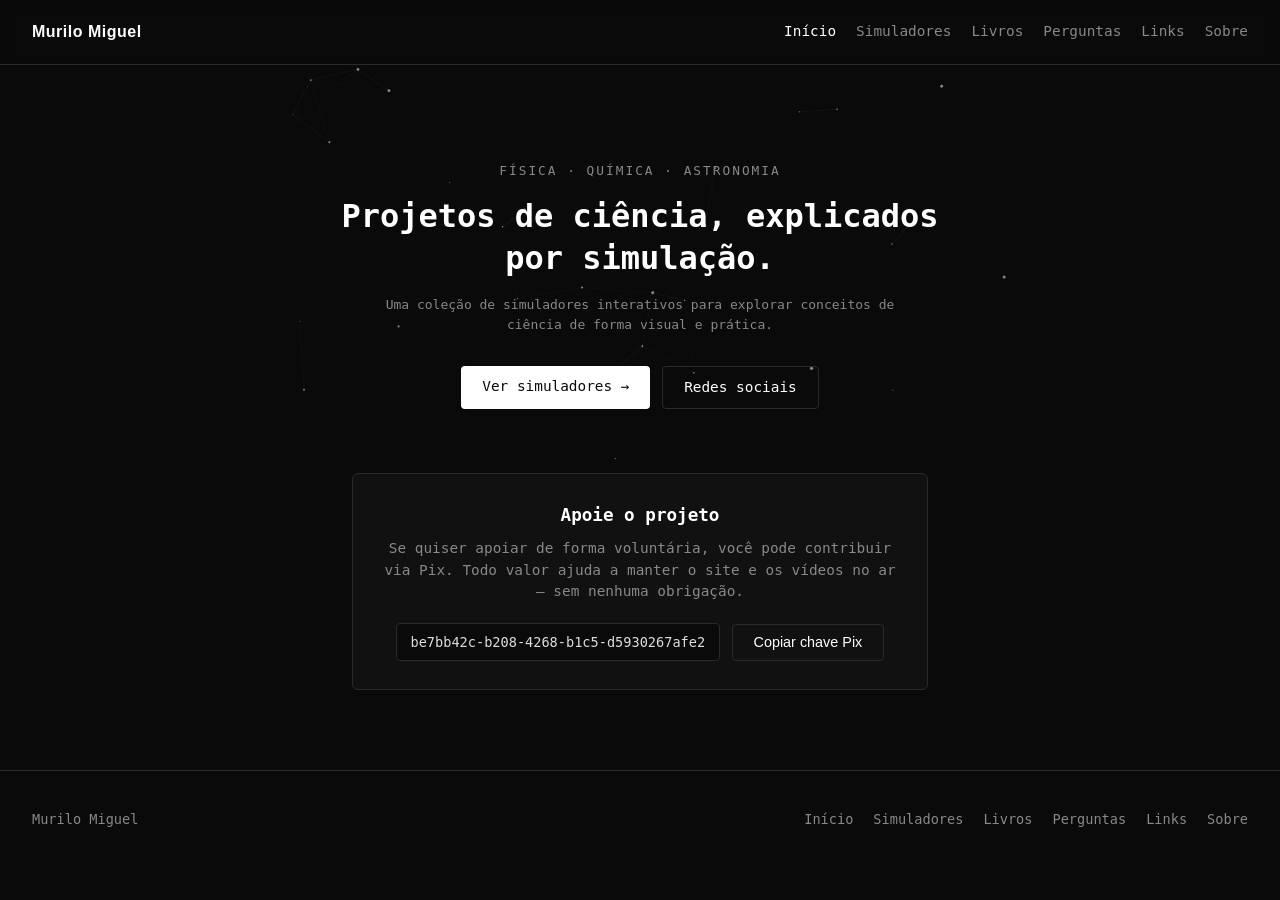
<file: index.html>
<!DOCTYPE html>
<html lang="pt-BR">
<head>
    <meta charset="UTF-8">
    <meta name="viewport" content="width=device-width, initial-scale=1.0">
    <title>Murilo Miguel</title>
    <meta name="description" content="Simuladores e projetos de ciência educativos — física, química e astronomia.">
    <link rel="stylesheet" href="style.css">
    <!-- Google tag (gtag.js) -->
<script async src="https://www.googletagmanager.com/gtag/js?id=G-HH5337WDNF"></script>
<script>
  window.dataLayer = window.dataLayer || [];
  function gtag(){dataLayer.push(arguments);}
  gtag('js', new Date());

  gtag('config', 'G-HH5337WDNF');
</script>
    <script src="nav.js" defer></script>
</head>

<body>
    <header class="site-header">
        <a class="brand" href="index.html">Murilo Miguel</a>
        <button class="nav-toggle" type="button" aria-label="Abrir menu" aria-expanded="false" aria-controls="main-nav">
            <span></span><span></span><span></span>
        </button>
        <nav class="main-nav" id="main-nav">
            <a href="index.html" aria-current="page">Início</a>
            <a href="simuladores.html">Simuladores</a>
            <a href="livros.html">Livros</a>
            <a href="perguntas.html">Perguntas</a>
            <a href="links.html">Links</a>
            <a href="sobre.html">Sobre</a>
        </nav>
    </header>

    <main>
        <section class="hero">
            <canvas id="hero-canvas" aria-hidden="true"></canvas>
            <p class="eyebrow">Física · Química · Astronomia</p>
            <h1>Projetos de ciência, explicados por simulação.</h1>
            <p class="hero-sub">Uma coleção de simuladores interativos para explorar conceitos de ciência de forma visual e prática.</p>
            <div class="hero-actions">
                <a class="cta" href="simuladores.html">Ver simuladores →</a>
                <a class="cta cta-secondary" href="links.html">Redes sociais</a>
            </div>
        </section>

        <section class="support">
            <div class="support-box">
                <h2>Apoie o projeto</h2>
                <p>Se quiser apoiar de forma voluntária, você pode contribuir via Pix. Todo valor ajuda a manter o site e os vídeos no ar — sem nenhuma obrigação.</p>
                <div class="pix-copy">
                    <code class="pix-key-display">be7bb42c-b208-4268-b1c5-d5930267afe2</code>
                    <button class="cta cta-secondary pix-copy-btn" type="button" data-pix-key="be7bb42c-b208-4268-b1c5-d5930267afe2">Copiar chave Pix</button>
                </div>
            </div>
        </section>
    </main>

    <script>
        (function () {
            const canvas = document.getElementById("hero-canvas");
            const ctx = canvas.getContext("2d");
            const hero = canvas.parentElement;
            let W, H, pts = [];
            const reduceMotion = window.matchMedia("(prefers-reduced-motion: reduce)").matches;

            function resize() {
                W = canvas.width = hero.clientWidth;
                H = canvas.height = hero.clientHeight;
            }

            function init() {
                resize();
                const count = Math.max(30, Math.round((W * H) / 12000));
                pts = Array.from({ length: count }, () => ({
                    x: Math.random() * W,
                    y: Math.random() * H,
                    r: Math.random() * 1.3 + 0.4,
                    vx: (Math.random() - 0.5) * 0.25,
                    vy: (Math.random() - 0.5) * 0.25
                }));
            }

            function draw() {
                ctx.clearRect(0, 0, W, H);

                pts.forEach((p) => {
                    p.x += p.vx;
                    p.y += p.vy;
                    if (p.x < 0) p.x = W;
                    if (p.x > W) p.x = 0;
                    if (p.y < 0) p.y = H;
                    if (p.y > H) p.y = 0;

                    ctx.beginPath();
                    ctx.arc(p.x, p.y, p.r, 0, Math.PI * 2);
                    ctx.fillStyle = "rgba(255,255,255,0.5)";
                    ctx.fill();
                });

                const linkDist = 110;
                for (let i = 0; i < pts.length; i++) {
                    for (let j = i + 1; j < pts.length; j++) {
                        const dx = pts[i].x - pts[j].x;
                        const dy = pts[i].y - pts[j].y;
                        const d = Math.sqrt(dx * dx + dy * dy);
                        if (d < linkDist) {
                            ctx.beginPath();
                            ctx.moveTo(pts[i].x, pts[i].y);
                            ctx.lineTo(pts[j].x, pts[j].y);
                            ctx.strokeStyle = `rgba(255,255,255,${0.12 * (1 - d / linkDist)})`;
                            ctx.lineWidth = 0.6;
                            ctx.stroke();
                        }
                    }
                }

                if (!reduceMotion) requestAnimationFrame(draw);
            }

            window.addEventListener("resize", resize);
            init();
            draw();
        })();
    </script>

    <footer class="site-footer">
        <p>Murilo Miguel</p>
        <nav class="footer-nav">
            <a href="index.html">Início</a>
            <a href="simuladores.html">Simuladores</a>
            <a href="livros.html">Livros</a>
            <a href="perguntas.html">Perguntas</a>
            <a href="links.html">Links</a>
            <a href="sobre.html">Sobre</a>
        </nav>
    </footer>
</body>

</html>
</file>
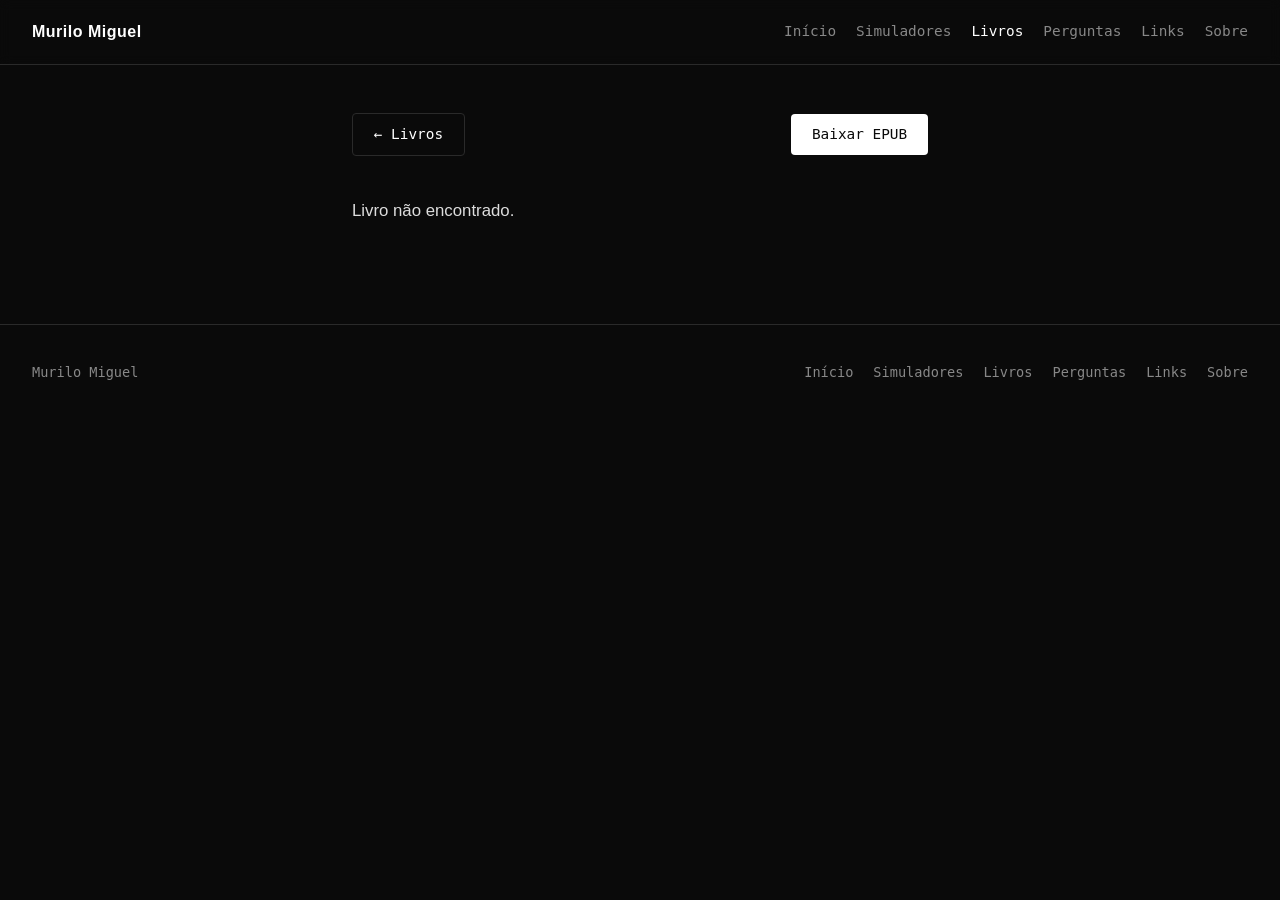
<file: leitor.html>
<!DOCTYPE html>
<html lang="pt-BR">
<head>
    <meta charset="UTF-8">
    <meta name="viewport" content="width=device-width, initial-scale=1.0">
    <title>Leitor — Murilo Miguel</title>
    <meta name="description" content="Leitor de ebooks direto no navegador.">
    <link rel="stylesheet" href="style.css">
    <!-- Google tag (gtag.js) -->
<script async src="https://www.googletagmanager.com/gtag/js?id=G-HH5337WDNF"></script>
<script>
  window.dataLayer = window.dataLayer || [];
  function gtag(){dataLayer.push(arguments);}
  gtag('js', new Date());

  gtag('config', 'G-HH5337WDNF');
</script>
    <script src="nav.js" defer></script>
</head>

<body>
    <header class="site-header">
        <a class="brand" href="index.html">Murilo Miguel</a>
        <button class="nav-toggle" type="button" aria-label="Abrir menu" aria-expanded="false" aria-controls="main-nav">
            <span></span><span></span><span></span>
        </button>
        <nav class="main-nav" id="main-nav">
            <a href="index.html">Início</a>
            <a href="simuladores.html">Simuladores</a>
            <a href="livros.html" aria-current="page">Livros</a>
            <a href="perguntas.html">Perguntas</a>
            <a href="links.html">Links</a>
            <a href="sobre.html">Sobre</a>
        </nav>
    </header>

    <main>
        <section class="reader-page">
            <div class="reader-toolbar">
                <a class="cta cta-secondary" href="livros.html">← Livros</a>
                <a class="cta" id="download-link" href="#" download>Baixar EPUB</a>
            </div>
            <article class="reader-content" id="conteudo">
                <p>Carregando…</p>
            </article>
        </section>
    </main>

    <footer class="site-footer">
        <p>Murilo Miguel</p>
        <nav class="footer-nav">
            <a href="index.html">Início</a>
            <a href="simuladores.html">Simuladores</a>
            <a href="livros.html">Livros</a>
            <a href="perguntas.html">Perguntas</a>
            <a href="links.html">Links</a>
            <a href="sobre.html">Sobre</a>
        </nav>
    </footer>

    <script>
        const livros = {
            unissono: {
                titulo: "Uníssono",
                texto: "livros/textos/unissono.html",
                epub: "livros/epubs/unissono.epub"
            },
            deixaaluzacessa: {
                titulo: "Deixa a Luz Acesa",
                texto: "livros/textos/deixaaluzacessa.html",
                epub: "livros/epubs/deixaaluzacessa.epub"
            }
        };

        const params = new URLSearchParams(window.location.search);
        const livro = livros[params.get("livro")];
        const conteudoEl = document.getElementById("conteudo");
        const downloadEl = document.getElementById("download-link");

        if (!livro) {
            conteudoEl.innerHTML = "<p>Livro não encontrado.</p>";
        } else {
            document.title = livro.titulo + " — Murilo Miguel";
            downloadEl.href = livro.epub;
            downloadEl.setAttribute("download", livro.epub.split("/").pop());

            fetch(livro.texto)
                .then((res) => res.text())
                .then((html) => { conteudoEl.innerHTML = html; })
                .catch(() => { conteudoEl.innerHTML = "<p>Não foi possível carregar o texto.</p>"; });
        }
    </script>
</body>

</html>
</file>
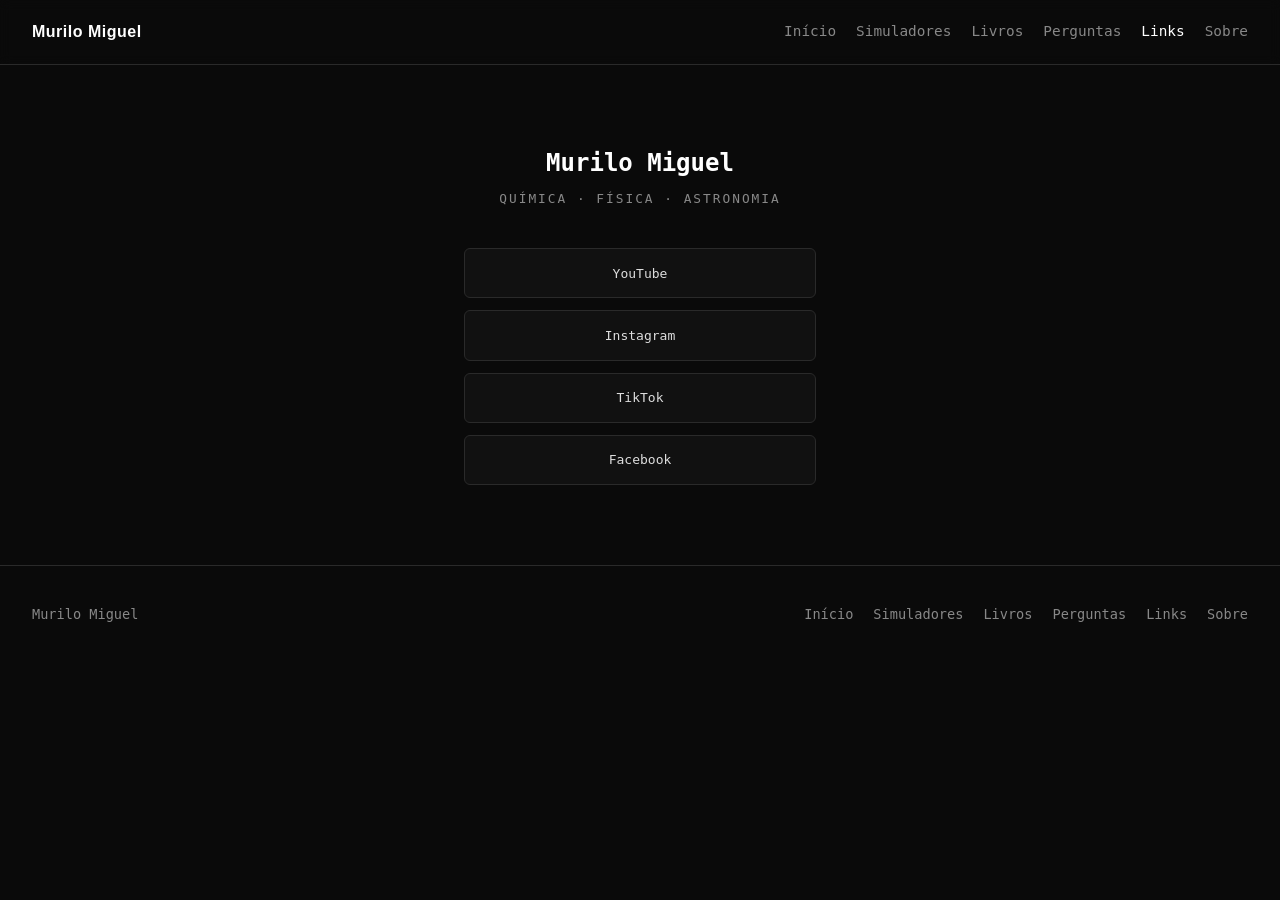
<file: links.html>
<!DOCTYPE html>
<html lang="pt-BR">
<head>
    <meta charset="UTF-8">
    <meta name="viewport" content="width=device-width, initial-scale=1.0">
    <title>Links — Murilo Miguel</title>
    <meta name="description" content="Redes sociais de Murilo Miguel.">
    <link rel="stylesheet" href="style.css">
    <!-- Google tag (gtag.js) -->
<script async src="https://www.googletagmanager.com/gtag/js?id=G-HH5337WDNF"></script>
<script>
  window.dataLayer = window.dataLayer || [];
  function gtag(){dataLayer.push(arguments);}
  gtag('js', new Date());

  gtag('config', 'G-HH5337WDNF');
</script>
    <script src="nav.js" defer></script>
</head>

<body>
    <header class="site-header">
        <a class="brand" href="index.html">Murilo Miguel</a>
        <button class="nav-toggle" type="button" aria-label="Abrir menu" aria-expanded="false" aria-controls="main-nav">
            <span></span><span></span><span></span>
        </button>
        <nav class="main-nav" id="main-nav">
            <a href="index.html">Início</a>
            <a href="simuladores.html">Simuladores</a>
            <a href="livros.html">Livros</a>
            <a href="perguntas.html">Perguntas</a>
            <a href="links.html" aria-current="page">Links</a>
            <a href="sobre.html">Sobre</a>
        </nav>
    </header>

    <main>
        <section class="links-page">
            <h1>Murilo Miguel</h1>
            <p class="eyebrow">Química · Física · Astronomia</p>
            <div class="link-list">
                <a class="link-button" href="https://www.youtube.com/@MuriloMiguel" target="_blank" rel="noopener">YouTube</a>
                <a class="link-button" href="https://www.instagram.com/murilomiguelba/" target="_blank" rel="noopener">Instagram</a>
                <a class="link-button" href="https://www.tiktok.com/@murilomiguelba" target="_blank" rel="noopener">TikTok</a>
                <a class="link-button" href="https://www.facebook.com/MuriloMiguelBa/" target="_blank" rel="noopener">Facebook</a>
            </div>
        </section>
    </main>

    <footer class="site-footer">
        <p>Murilo Miguel</p>
        <nav class="footer-nav">
            <a href="index.html">Início</a>
            <a href="simuladores.html">Simuladores</a>
            <a href="livros.html">Livros</a>
            <a href="perguntas.html">Perguntas</a>
            <a href="links.html">Links</a>
            <a href="sobre.html">Sobre</a>
        </nav>
    </footer>
</body>

</html>
</file>
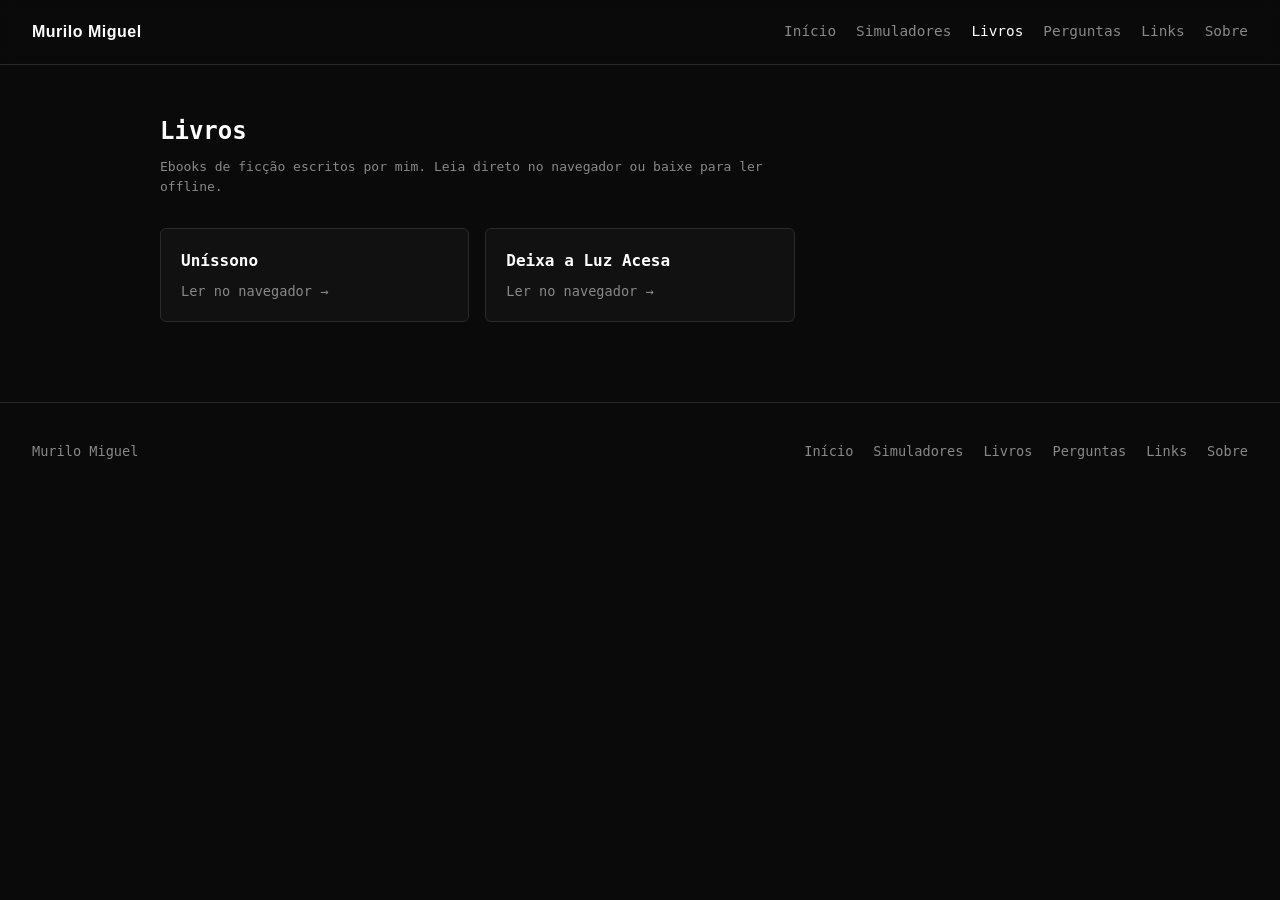
<file: livros.html>
<!DOCTYPE html>
<html lang="pt-BR">
<head>
    <meta charset="UTF-8">
    <meta name="viewport" content="width=device-width, initial-scale=1.0">
    <title>Livros — Murilo Miguel</title>
    <meta name="description" content="Ebooks de ficção escritos por Murilo Miguel, para ler direto no navegador ou baixar.">
    <link rel="stylesheet" href="style.css">
    <!-- Google tag (gtag.js) -->
<script async src="https://www.googletagmanager.com/gtag/js?id=G-HH5337WDNF"></script>
<script>
  window.dataLayer = window.dataLayer || [];
  function gtag(){dataLayer.push(arguments);}
  gtag('js', new Date());

  gtag('config', 'G-HH5337WDNF');
</script>
    <script src="nav.js" defer></script>
</head>

<body>
    <header class="site-header">
        <a class="brand" href="index.html">Murilo Miguel</a>
        <button class="nav-toggle" type="button" aria-label="Abrir menu" aria-expanded="false" aria-controls="main-nav">
            <span></span><span></span><span></span>
        </button>
        <nav class="main-nav" id="main-nav">
            <a href="index.html">Início</a>
            <a href="simuladores.html">Simuladores</a>
            <a href="livros.html" aria-current="page">Livros</a>
            <a href="perguntas.html">Perguntas</a>
            <a href="links.html">Links</a>
            <a href="sobre.html">Sobre</a>
        </nav>
    </header>

    <main>
        <section class="projects projects-page">
            <h1>Livros</h1>
            <p class="page-lead">Ebooks de ficção escritos por mim. Leia direto no navegador ou baixe para ler offline.</p>
            <div class="project-grid">
                <a class="project-card" href="leitor.html?livro=unissono">
                    <h3>Uníssono</h3>
                    <p>Ler no navegador →</p>
                </a>
                <a class="project-card" href="leitor.html?livro=deixaaluzacessa">
                    <h3>Deixa a Luz Acesa</h3>
                    <p>Ler no navegador →</p>
                </a>
            </div>
        </section>
    </main>

    <footer class="site-footer">
        <p>Murilo Miguel</p>
        <nav class="footer-nav">
            <a href="index.html">Início</a>
            <a href="simuladores.html">Simuladores</a>
            <a href="livros.html">Livros</a>
            <a href="perguntas.html">Perguntas</a>
            <a href="links.html">Links</a>
            <a href="sobre.html">Sobre</a>
        </nav>
    </footer>
</body>

</html>
</file>
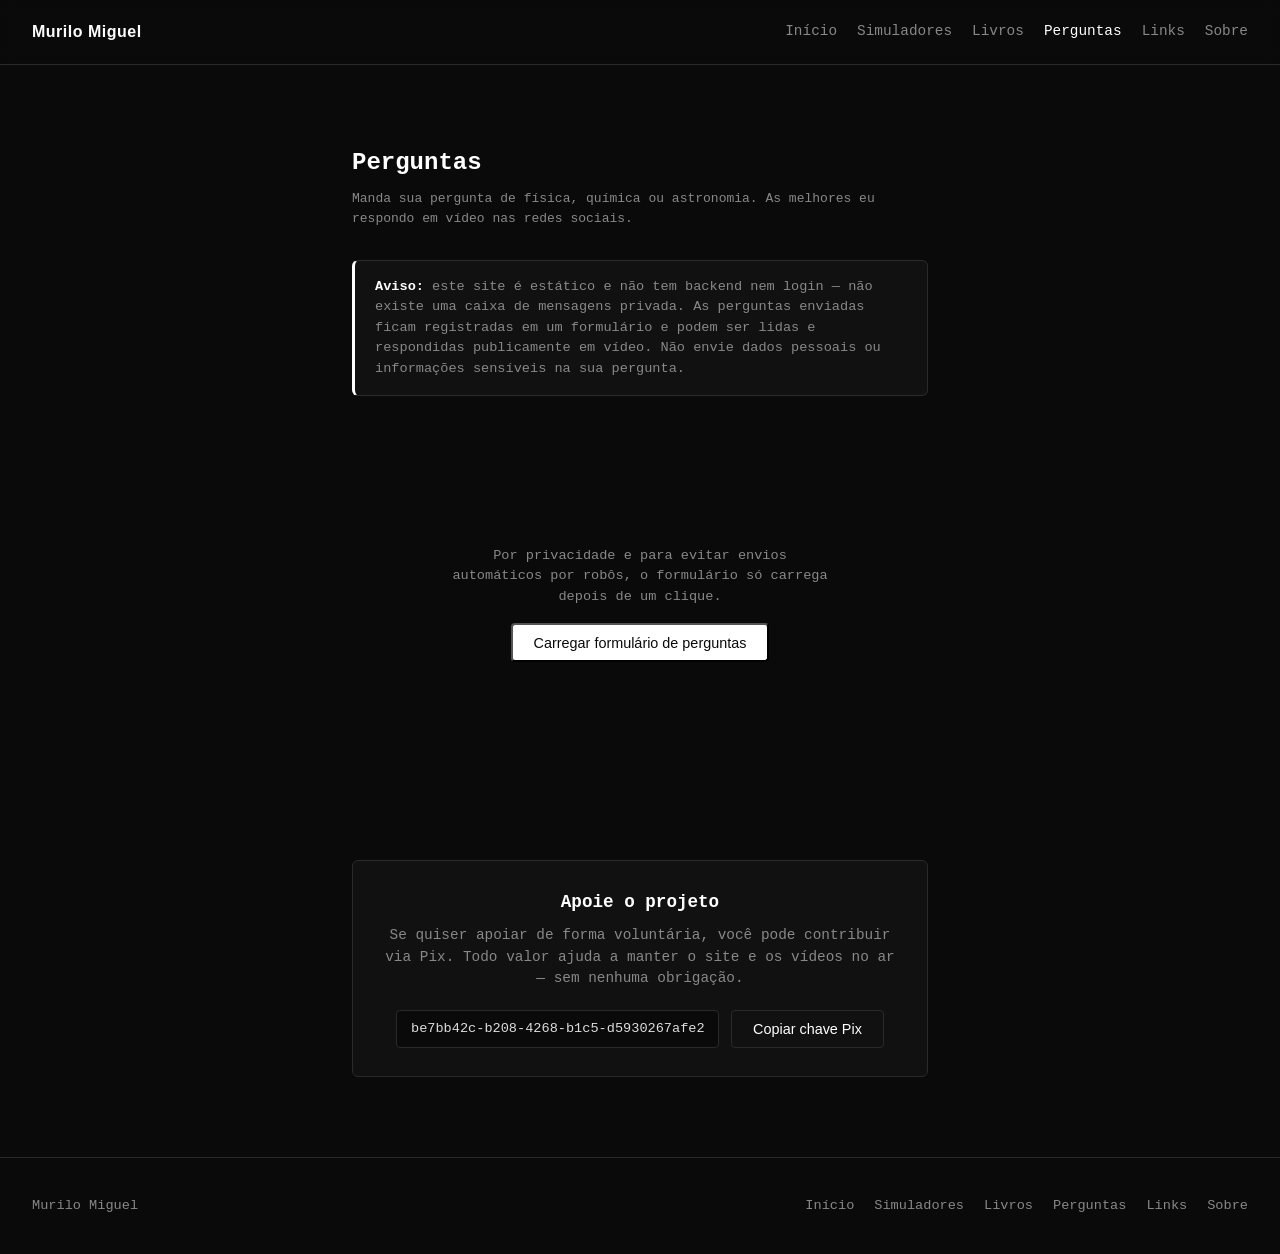
<file: perguntas.html>
<!DOCTYPE html>
<html lang="pt-BR">
<head>
    <meta charset="UTF-8">
    <meta name="viewport" content="width=device-width, initial-scale=1.0">
    <title>Perguntas — Murilo Miguel</title>
    <meta name="description" content="Envie sua pergunta de física, química ou astronomia para ser respondida em vídeo.">
    <link rel="stylesheet" href="style.css">
    <!-- Google tag (gtag.js) -->
<script async src="https://www.googletagmanager.com/gtag/js?id=G-HH5337WDNF"></script>
<script>
  window.dataLayer = window.dataLayer || [];
  function gtag(){dataLayer.push(arguments);}
  gtag('js', new Date());

  gtag('config', 'G-HH5337WDNF');
</script>
    <script src="nav.js" defer></script>
</head>

<body>
    <header class="site-header">
        <a class="brand" href="index.html">Murilo Miguel</a>
        <button class="nav-toggle" type="button" aria-label="Abrir menu" aria-expanded="false" aria-controls="main-nav">
            <span></span><span></span><span></span>
        </button>
        <nav class="main-nav" id="main-nav">
            <a href="index.html">Início</a>
            <a href="simuladores.html">Simuladores</a>
            <a href="livros.html">Livros</a>
            <a href="perguntas.html" aria-current="page">Perguntas</a>
            <a href="links.html">Links</a>
            <a href="sobre.html">Sobre</a>
        </nav>
    </header>

    <main>
        <section class="questions-page">
            <h1>Perguntas</h1>
            <p class="page-lead">Manda sua pergunta de física, química ou astronomia. As melhores eu respondo em vídeo nas redes sociais.</p>

            <div class="notice-box">
                <strong>Aviso:</strong> este site é estático e não tem backend nem login — não existe uma caixa de
                mensagens privada. As perguntas enviadas ficam registradas em um formulário e podem ser lidas e
                respondidas publicamente em vídeo. Não envie dados pessoais ou informações sensíveis na sua pergunta.
            </div>

            <div id="form-container">
                <div class="form-embed-gate" id="form-gate">
                    <p>Por privacidade e para evitar envios automáticos por robôs, o formulário só carrega depois de
                        um clique.</p>
                    <button class="cta" id="load-form" type="button">Carregar formulário de perguntas</button>
                </div>
            </div>
        </section>

        <section class="support">
            <div class="support-box">
                <h2>Apoie o projeto</h2>
                <p>Se quiser apoiar de forma voluntária, você pode contribuir via Pix. Todo valor ajuda a manter o site e os vídeos no ar — sem nenhuma obrigação.</p>
                <div class="pix-copy">
                    <code class="pix-key-display">be7bb42c-b208-4268-b1c5-d5930267afe2</code>
                    <button class="cta cta-secondary pix-copy-btn" type="button" data-pix-key="be7bb42c-b208-4268-b1c5-d5930267afe2">Copiar chave Pix</button>
                </div>
            </div>
        </section>
    </main>

    <script>
        (function () {
            const gate = document.getElementById("form-gate");
            const container = document.getElementById("form-container");
            const button = document.getElementById("load-form");

            button.addEventListener("click", () => {
                const wrapper = document.createElement("div");
                wrapper.className = "form-embed";

                const iframe = document.createElement("iframe");
                iframe.src = "https://docs.google.com/forms/d/e/1FAIpQLSfIkXdAJxTdr33o10v1kA89GMC83Uwv9Qy5e64qSor-h1lAFA/viewform?embedded=true";
                iframe.title = "Formulário de perguntas";
                iframe.loading = "lazy";
                iframe.referrerPolicy = "no-referrer";
                iframe.sandbox = "allow-scripts allow-forms allow-same-origin allow-popups allow-popups-to-escape-sandbox";
                iframe.textContent = "Carregando…";

                wrapper.appendChild(iframe);
                container.replaceChild(wrapper, gate);
            });
        })();
    </script>

    <footer class="site-footer">
        <p>Murilo Miguel</p>
        <nav class="footer-nav">
            <a href="index.html">Início</a>
            <a href="simuladores.html">Simuladores</a>
            <a href="livros.html">Livros</a>
            <a href="perguntas.html">Perguntas</a>
            <a href="links.html">Links</a>
            <a href="sobre.html">Sobre</a>
        </nav>
    </footer>
</body>

</html>
</file>
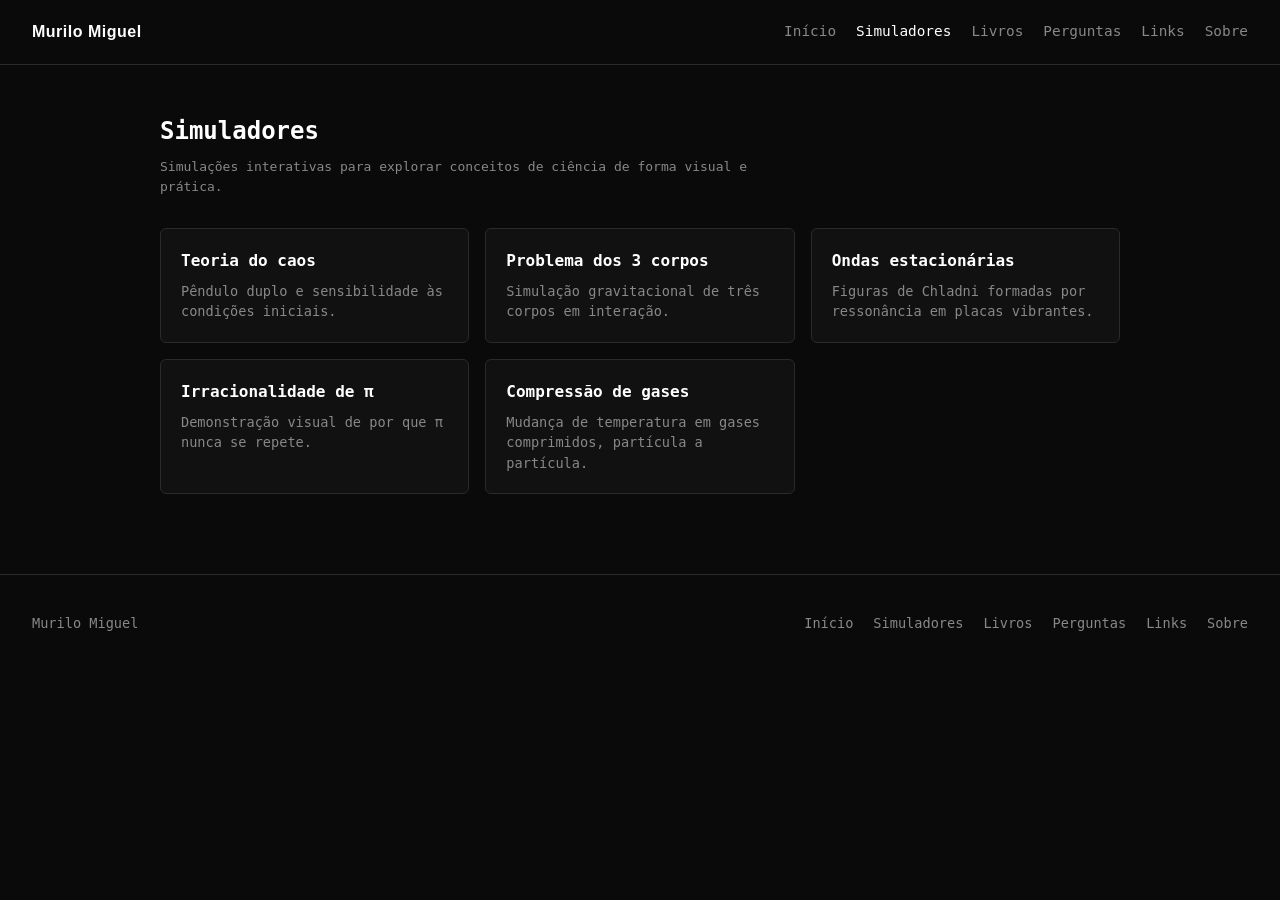
<file: simuladores.html>
<!DOCTYPE html>
<html lang="pt-BR">
<head>
    <meta charset="UTF-8">
    <meta name="viewport" content="width=device-width, initial-scale=1.0">
    <title>Simuladores — Murilo Miguel</title>
    <meta name="description" content="Simuladores interativos de física, química e astronomia.">
    <link rel="stylesheet" href="style.css">
    <!-- Google tag (gtag.js) -->
<script async src="https://www.googletagmanager.com/gtag/js?id=G-HH5337WDNF"></script>
<script>
  window.dataLayer = window.dataLayer || [];
  function gtag(){dataLayer.push(arguments);}
  gtag('js', new Date());

  gtag('config', 'G-HH5337WDNF');
</script>
    <script src="nav.js" defer></script>
</head>

<body>
    <header class="site-header">
        <a class="brand" href="index.html">Murilo Miguel</a>
        <button class="nav-toggle" type="button" aria-label="Abrir menu" aria-expanded="false" aria-controls="main-nav">
            <span></span><span></span><span></span>
        </button>
        <nav class="main-nav" id="main-nav">
            <a href="index.html">Início</a>
            <a href="simuladores.html" aria-current="page">Simuladores</a>
            <a href="livros.html">Livros</a>
            <a href="perguntas.html">Perguntas</a>
            <a href="links.html">Links</a>
            <a href="sobre.html">Sobre</a>
        </nav>
    </header>

    <main>
        <section class="projects projects-page">
            <h1>Simuladores</h1>
            <p class="page-lead">Simulações interativas para explorar conceitos de ciência de forma visual e prática.</p>
            <div class="project-grid">
                <a class="project-card" href="simuladores/teoria_do_caos.html">
                    <h3>Teoria do caos</h3>
                    <p>Pêndulo duplo e sensibilidade às condições iniciais.</p>
                </a>
                <a class="project-card" href="simuladores/tres_corpos.html">
                    <h3>Problema dos 3 corpos</h3>
                    <p>Simulação gravitacional de três corpos em interação.</p>
                </a>
                <a class="project-card" href="simuladores/ondas_estacionarias.html">
                    <h3>Ondas estacionárias</h3>
                    <p>Figuras de Chladni formadas por ressonância em placas vibrantes.</p>
                </a>
                <a class="project-card" href="simuladores/pi_irracional.html">
                    <h3>Irracionalidade de π</h3>
                    <p>Demonstração visual de por que π nunca se repete.</p>
                </a>
                <a class="project-card" href="simuladores/compressao_gasosa.html">
                    <h3>Compressão de gases</h3>
                    <p>Mudança de temperatura em gases comprimidos, partícula a partícula.</p>
                </a>
            </div>
        </section>
    </main>

    <footer class="site-footer">
        <p>Murilo Miguel</p>
        <nav class="footer-nav">
            <a href="index.html">Início</a>
            <a href="simuladores.html">Simuladores</a>
            <a href="livros.html">Livros</a>
            <a href="perguntas.html">Perguntas</a>
            <a href="links.html">Links</a>
            <a href="sobre.html">Sobre</a>
        </nav>
    </footer>
</body>

</html>
</file>
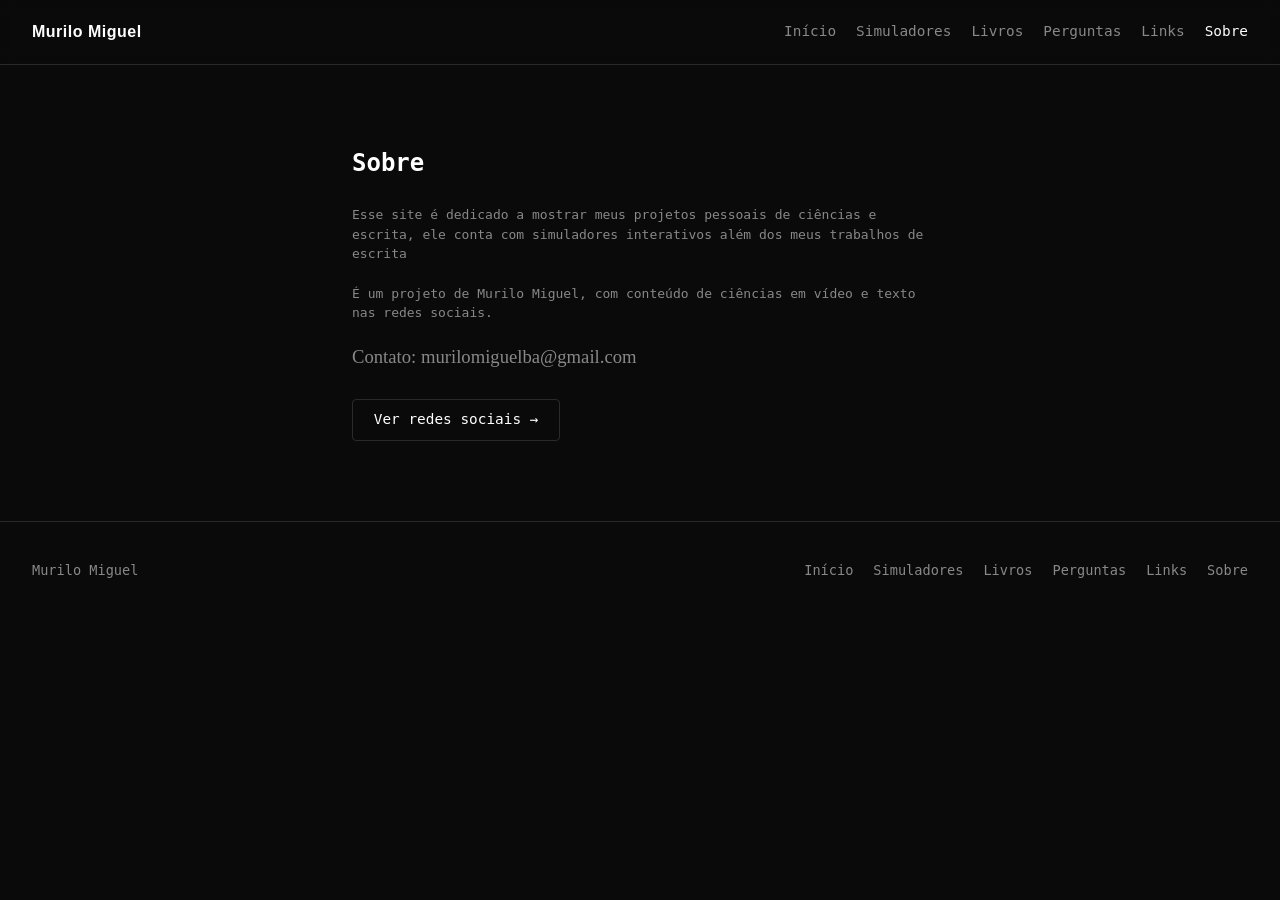
<file: sobre.html>
<!DOCTYPE html>
<html lang="pt-BR">
<head>
    <meta charset="UTF-8">
    <meta name="viewport" content="width=device-width, initial-scale=1.0">
    <title>Sobre — Murilo Miguel</title>
    <meta name="description" content="Sobre o projeto e o criador dos simuladores de ciência.">
    <link rel="stylesheet" href="style.css">
    <!-- Google tag (gtag.js) -->
<script async src="https://www.googletagmanager.com/gtag/js?id=G-HH5337WDNF"></script>
<script>
  window.dataLayer = window.dataLayer || [];
  function gtag(){dataLayer.push(arguments);}
  gtag('js', new Date());

  gtag('config', 'G-HH5337WDNF');
</script>
    <script src="nav.js" defer></script>
</head>

<body>
    <header class="site-header">
        <a class="brand" href="index.html">Murilo Miguel</a>
        <button class="nav-toggle" type="button" aria-label="Abrir menu" aria-expanded="false" aria-controls="main-nav">
            <span></span><span></span><span></span>
        </button>
        <nav class="main-nav" id="main-nav">
            <a href="index.html">Início</a>
            <a href="simuladores.html">Simuladores</a>
            <a href="livros.html">Livros</a>
            <a href="perguntas.html">Perguntas</a>
            <a href="links.html">Links</a>
            <a href="sobre.html" aria-current="page">Sobre</a>
        </nav>
    </header>

    <main>
        <section class="about">
            <h1>Sobre</h1>
            <p>Esse site é dedicado a mostrar meus projetos pessoais de ciências e escrita, ele conta com simuladores interativos além dos meus trabalhos de escrita</p>
            <p>É um projeto de Murilo Miguel, com conteúdo de ciências em vídeo e texto nas redes sociais.</p>
            <p class="contact-email">Contato: murilomiguelba@gmail.com</p>
            <a class="cta cta-secondary" href="links.html">Ver redes sociais →</a>
            
        </section>
    </main>

    <footer class="site-footer">
        <p>Murilo Miguel</p>
        <nav class="footer-nav">
            <a href="index.html">Início</a>
            <a href="simuladores.html">Simuladores</a>
            <a href="livros.html">Livros</a>
            <a href="perguntas.html">Perguntas</a>
            <a href="links.html">Links</a>
            <a href="sobre.html">Sobre</a>
        </nav>
    </footer>
</body>

</html>
</file>
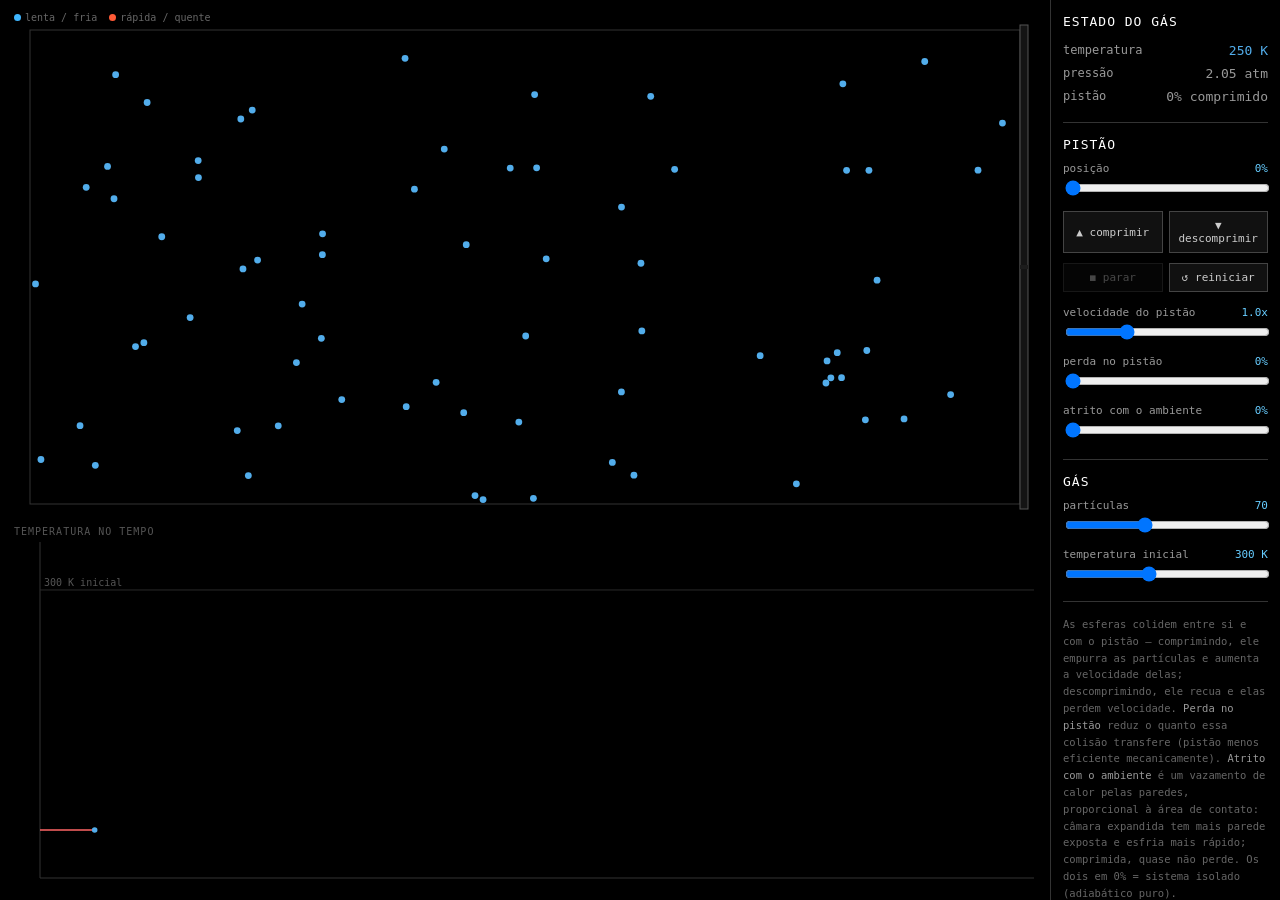
<file: simuladores/compressao_gasosa.html>
<!DOCTYPE html>
<html lang="pt-BR">
<head>
<meta charset="UTF-8">
<meta name="viewport" content="width=device-width, initial-scale=1.0">
<title>Compressão e Expansão de Gases — Colisão de Partículas</title>
<!-- Google tag (gtag.js) -->
<script async src="https://www.googletagmanager.com/gtag/js?id=G-HH5337WDNF"></script>
<script>
  window.dataLayer = window.dataLayer || [];
  function gtag(){dataLayer.push(arguments);}
  gtag('js', new Date());

  gtag('config', 'G-HH5337WDNF');
</script>
<style>
    * { box-sizing: border-box; }
    html, body {
        margin: 0;
        height: 100%;
        background: #000;
        color: #ddd;
        font-family: monospace;
        overflow: hidden;
    }
    #app {
        display: flex;
        height: 100%;
    }
    #canvasWrap {
        flex: 1;
        position: relative;
        min-width: 0;
    }
    canvas {
        display: block;
        width: 100%;
        height: 100%;
    }
    #sidebar {
        width: 230px;
        flex-shrink: 0;
        background: #000;
        border-left: 1px solid #333;
        padding: 14px 12px;
        overflow-y: auto;
    }
    #sidebar h2 {
        font-size: 13px;
        letter-spacing: 1px;
        text-transform: uppercase;
        color: #fff;
        margin: 0 0 14px 0;
        font-weight: normal;
    }
    #sidebar h2.sub {
        margin: 18px 0 10px 0;
        padding-top: 14px;
        border-top: 1px solid #333;
    }
    .readout {
        display: flex;
        justify-content: space-between;
        font-size: 12px;
        color: #999;
        margin-bottom: 8px;
    }
    .readout .val {
        font-size: 13px;
        transition: color .15s;
    }
    .ctrl {
        margin-bottom: 12px;
    }
    .ctrl label {
        display: flex;
        justify-content: space-between;
        font-size: 11px;
        color: #999;
        margin-bottom: 3px;
    }
    .ctrl label span.val { color: #6cf; }
    .ctrl input[type=range] { width: 100%; }
    .btnrow {
        display: flex;
        gap: 6px;
        margin-top: 10px;
    }
    button { font-family: monospace; }
    .btnrow button {
        flex: 1;
        background: #111;
        color: #ccc;
        border: 1px solid #444;
        padding: 7px 4px;
        cursor: pointer;
        font-size: 11px;
    }
    .btnrow button:hover { background: #222; }
    .btnrow button.active { color: #fff; border-color: #f66; }
    .btnrow button.active#expandBtn { border-color: #6cf; }
    .btnrow button:disabled { opacity: .35; cursor: default; }
    .note {
        font-size: 10.5px;
        color: #666;
        line-height: 1.6;
        margin-top: 16px;
        padding-top: 14px;
        border-top: 1px solid #333;
    }
    .note b { color: #999; font-weight: normal; }
    #legend {
        display: flex;
        gap: 12px;
        font-size: 10px;
        color: #666;
        position: absolute;
        left: 14px;
        top: 12px;
    }
    #legend span { display: flex; align-items: center; gap: 4px; }
    #legend i { width: 7px; height: 7px; display: inline-block; border-radius: 50%; }
    #graphLabel {
        position: absolute;
        left: 14px;
        font-size: 10px;
        color: #555;
        letter-spacing: 1px;
        text-transform: uppercase;
    }
    @media (max-width: 700px) {
        #app { flex-direction: column; }
        #sidebar {
            width: 100%;
            height: 46%;
            border-left: none;
            border-top: 1px solid #333;
            display: grid;
            grid-template-columns: 1fr 1fr;
            gap: 0 12px;
            align-content: start;
        }
        #sidebar h2, #sidebar h2.sub { grid-column: 1 / -1; }
        .readout, .btnrow, .note { grid-column: 1 / -1; }
    }
</style>
</head>
<body>

<div id="app">
    <div id="canvasWrap">
        <canvas id="c"></canvas>
        <div id="legend">
            <span><i style="background:#3fb6ff"></i>lenta / fria</span>
            <span><i style="background:#ff5a36"></i>rápida / quente</span>
        </div>
        <div id="graphLabel">temperatura no tempo</div>
    </div>
    <div id="sidebar">
        <h2>Estado do gás</h2>
        <div class="readout"><span>temperatura</span><span class="val" id="tempVal">300 K</span></div>
        <div class="readout"><span>pressão</span><span class="val" id="presVal">2.46 atm</span></div>
        <div class="readout"><span>pistão</span><span class="val" id="pistonVal">0% comprimido</span></div>

        <h2 class="sub">Pistão</h2>
        <div class="ctrl">
            <label>posição <span class="val" id="pistonSliderVal">0%</span></label>
            <input id="piston" type="range" min="0" max="92" step="1" value="0">
        </div>
        <div class="btnrow">
            <button id="compressBtn">▲ comprimir</button>
            <button id="expandBtn">▼ descomprimir</button>
        </div>
        <div class="btnrow">
            <button id="stopBtn" disabled>◼ parar</button>
            <button id="resetBtn">↺ reiniciar</button>
        </div>
        <div class="ctrl" style="margin-top:14px;">
            <label>velocidade do pistão <span class="val" id="speedVal">1.0x</span></label>
            <input id="speed" type="range" min="0.2" max="3" step="0.1" value="1">
        </div>
        <div class="ctrl">
            <label>perda no pistão <span class="val" id="pistonLossVal">0%</span></label>
            <input id="pistonLoss" type="range" min="0" max="100" step="1" value="0">
        </div>
        <div class="ctrl">
            <label>atrito com o ambiente <span class="val" id="frictionVal">0%</span></label>
            <input id="friction" type="range" min="0" max="100" step="1" value="0">
        </div>

        <h2 class="sub">Gás</h2>
        <div class="ctrl">
            <label>partículas <span class="val" id="npVal">70</span></label>
            <input id="np" type="range" min="15" max="160" step="1" value="70">
        </div>
        <div class="ctrl">
            <label>temperatura inicial <span class="val" id="t0Val">300 K</span></label>
            <input id="t0" type="range" min="200" max="450" step="5" value="300">
        </div>

        <p class="note">
            As esferas colidem entre si e com o pistão — comprimindo, ele empurra as
            partículas e aumenta a velocidade delas; descomprimindo, ele recua e elas
            perdem velocidade. <b>Perda no pistão</b> reduz o quanto essa colisão
            transfere (pistão menos eficiente mecanicamente). <b>Atrito com o
            ambiente</b> é um vazamento de calor pelas paredes, proporcional à área
            de contato: câmara expandida tem mais parede exposta e esfria mais
            rápido; comprimida, quase não perde. Os dois em 0% = sistema isolado
            (adiabático puro).
        </p>
    </div>
</div>

<script>
const canvas = document.getElementById('c');
const ctx = canvas.getContext('2d');
const canvasWrap = document.getElementById('canvasWrap');

function resize() {
    const rect = canvasWrap.getBoundingClientRect();
    const w = Math.max(1, Math.round(rect.width));
    const h = Math.max(1, Math.round(rect.height));
    if (canvas.width !== w || canvas.height !== h) {
        canvas.width = w;
        canvas.height = h;
    }
}
new ResizeObserver(resize).observe(canvasWrap);
resize();

const el = id => document.getElementById(id);
const pistonEl = el('piston'), pistonSliderVal = el('pistonSliderVal'), pistonVal = el('pistonVal');
const speedEl = el('speed'), speedVal = el('speedVal');
const pistonLossEl = el('pistonLoss'), pistonLossVal = el('pistonLossVal');
const frictionEl = el('friction'), frictionVal = el('frictionVal');
const npEl = el('np'), npVal = el('npVal');
const t0El = el('t0'), t0Val = el('t0Val');
const tempVal = el('tempVal'), presVal = el('presVal');
const compressBtn = el('compressBtn'), expandBtn = el('expandBtn'), stopBtn = el('stopBtn'), resetBtn = el('resetBtn');
const graphLabel = el('graphLabel');

const R = 0.0821, n = 1;
const Vmax = 10.0, Vmin = 2.0;
const PISTON_MAX = 92;
const TEMP_SCALE = 300 / (2 * 1.2 * 1.2);

let T0 = 300;
let pistonLossRate = 0;
let frictionRate = 0;
let pistonPct = 0;
let animDir = 0;
let speed = 1.0;
let elapsed = 0;
let lastFrame = null;

let particles = [];
let radius = 3;

function sigmaFor(temp) {
    return Math.sqrt(Math.max(temp, 20) / (2 * TEMP_SCALE));
}

function gasBounds() {
    const pad = 30;
    const chamberTop = pad;
    const chamberH = canvas.height * 0.58 - pad * 1.6;
    const chamberW = canvas.width - pad * 2;
    const gasFrac = 1 - pistonPct / 100;
    const gasW = chamberW * (0.18 + 0.82 * gasFrac);
    return { pad, chamberTop, chamberH, chamberW, gasW, pistonX: pad + gasW };
}

function rebuildParticles(count) {
    const b = gasBounds();
    radius = Math.max(1.8, Math.min(3.4, 340 / count));
    particles = [];
    const sigma = sigmaFor(T0);
    for (let i = 0; i < count; i++) {
        const x = b.pad + radius + Math.random() * Math.max(4, (b.gasW - 2 * radius));
        const y = b.chamberTop + radius + Math.random() * Math.max(4, (b.chamberH - 2 * radius));
        const vx = gauss() * sigma;
        const vy = gauss() * sigma;
        particles.push({ x, y, vx, vy });
    }
}

function gauss() {
    let u = 0, v = 0;
    while (u === 0) u = Math.random();
    while (v === 0) v = Math.random();
    return Math.sqrt(-2 * Math.log(u)) * Math.cos(2 * Math.PI * v);
}

rebuildParticles(parseInt(npEl.value));

let currentT = T0;
let currentV = Vmax;
let currentP = n * R * T0 / Vmax;
const history = [];

function fmt(x, d) { return x.toFixed(d); }

function tempColor(t) {
    const lo = T0 - 90, hi = T0 + 320;
    let f = (t - lo) / (hi - lo);
    f = Math.max(0, Math.min(1, f));
    const cold = [63, 182, 255], hot = [255, 90, 54];
    const r = Math.round(cold[0] + (hot[0] - cold[0]) * f);
    const g = Math.round(cold[1] + (hot[1] - cold[1]) * f);
    const b = Math.round(cold[2] + (hot[2] - cold[2]) * f);
    return `rgb(${r},${g},${b})`;
}

function stepPhysics() {
    const b = gasBounds();
    const prevPistonX = stepPhysics.prevPistonX == null ? b.pistonX : stepPhysics.prevPistonX;
    let pistonVel = b.pistonX - prevPistonX;
    pistonVel = Math.max(-6, Math.min(6, pistonVel));
    stepPhysics.prevPistonX = b.pistonX;

    const pistonEff = 1 - pistonLossRate;
    for (const p of particles) {
        p.x += p.vx;
        p.y += p.vy;

        if (p.x - radius < b.pad) { p.x = b.pad + radius; p.vx = Math.abs(p.vx); }
        if (p.y - radius < b.chamberTop) { p.y = b.chamberTop + radius; p.vy = Math.abs(p.vy); }
        if (p.y + radius > b.chamberTop + b.chamberH) { p.y = b.chamberTop + b.chamberH - radius; p.vy = -Math.abs(p.vy); }

        if (p.x + radius > b.pistonX) {
            p.vx = -p.vx + 2 * pistonVel * pistonEff;
            const speedMag = Math.hypot(p.vx, p.vy);
            const cap = 14;
            if (speedMag > cap) { p.vx *= cap / speedMag; p.vy *= cap / speedMag; }
            p.x = b.pistonX - radius;
        }
    }

    for (let i = 0; i < particles.length; i++) {
        for (let j = i + 1; j < particles.length; j++) {
            const a = particles[i], c = particles[j];
            const dx = c.x - a.x, dy = c.y - a.y;
            const dist2 = dx * dx + dy * dy;
            const minDist = radius * 2;
            if (dist2 < minDist * minDist && dist2 > 0.0001) {
                const dist = Math.sqrt(dist2);
                const nx = dx / dist, ny = dy / dist;
                const overlap = (minDist - dist) / 2;
                a.x -= nx * overlap; a.y -= ny * overlap;
                c.x += nx * overlap; c.y += ny * overlap;

                const v1n = a.vx * nx + a.vy * ny;
                const v2n = c.vx * nx + c.vy * ny;
                if (v2n - v1n < 0) {
                    a.vx += (v2n - v1n) * nx; a.vy += (v2n - v1n) * ny;
                    c.vx += (v1n - v2n) * nx; c.vy += (v1n - v2n) * ny;
                }
            }
        }
    }

    if (frictionRate > 0) {
        let sq = 0;
        for (const p of particles) sq += p.vx * p.vx + p.vy * p.vy;
        const meanSq = sq / particles.length;
        const targetSigma = sigmaFor(T0);
        const targetMeanSq = 2 * targetSigma * targetSigma;

        const wallArea = 2 * b.gasW + 2 * b.chamberH;
        const wallAreaMax = 2 * b.chamberW + 2 * b.chamberH;
        const areaFactor = wallArea / wallAreaMax;

        const pull = frictionRate * 0.06 * areaFactor;
        const newMeanSq = meanSq + (targetMeanSq - meanSq) * pull;
        const scale = Math.sqrt(newMeanSq / Math.max(meanSq, 1e-6));
        for (const p of particles) { p.vx *= scale; p.vy *= scale; }
    }

    let sumSq = 0;
    for (const p of particles) sumSq += p.vx * p.vx + p.vy * p.vy;
    const meanSq = sumSq / particles.length;
    currentT = TEMP_SCALE * meanSq;
    currentV = Vmax - (pistonPct / 100) * (Vmax - Vmin);
    currentP = n * R * currentT / currentV;
}

function updateReadouts() {
    const col = tempColor(currentT);
    tempVal.textContent = fmt(currentT, 0) + ' K';
    tempVal.style.color = col;
    presVal.textContent = fmt(currentP, 2) + ' atm';
    pistonVal.textContent = Math.round(pistonPct) + '% comprimido';
    pistonSliderVal.textContent = Math.round(pistonPct) + '%';
}

function drawChamber(regionH) {
    const b = gasBounds();
    ctx.strokeStyle = '#333';
    ctx.lineWidth = 1;
    ctx.strokeRect(b.pad, b.chamberTop, b.chamberW, b.chamberH);

    const col = tempColor(currentT);
    for (const p of particles) {
        ctx.beginPath();
        ctx.fillStyle = col;
        ctx.arc(p.x, p.y, radius, 0, Math.PI * 2);
        ctx.fill();
    }

    ctx.fillStyle = '#141414';
    ctx.fillRect(b.pistonX, b.chamberTop - 5, 8, b.chamberH + 10);
    ctx.strokeStyle = '#555';
    ctx.strokeRect(b.pistonX, b.chamberTop - 5, 8, b.chamberH + 10);
    ctx.fillStyle = '#1c1c1c';
    ctx.fillRect(b.pistonX + 8, b.chamberTop + b.chamberH / 2 - 2, b.chamberW - (b.pistonX + 8 - b.pad), 4);
}

function drawGraph(top, height) {
    const w = canvas.width;
    const pad = { l: 40, r: 16, t: top + 20, b: top + height - 22 };
    const plotW = w - pad.l - pad.r;
    const plotH = pad.b - pad.t;
    const window_ = 20;
    const tMin = Math.max(0, elapsed - window_);

    while (history.length && history[0].t < tMin - 1) history.shift();

    let lo = T0, hi = T0;
    for (const h of history) { if (h.T < lo) lo = h.T; if (h.T > hi) hi = h.T; }
    lo = Math.min(lo, T0) - 10; hi = Math.max(hi, T0) + 10;

    function xOf(t) { return pad.l + ((t - tMin) / window_) * plotW; }
    function yOf(temp) { return pad.t + (1 - (temp - lo) / (hi - lo)) * plotH; }

    ctx.strokeStyle = '#333';
    ctx.lineWidth = 1;
    ctx.beginPath();
    ctx.moveTo(pad.l, pad.t);
    ctx.lineTo(pad.l, pad.b);
    ctx.lineTo(pad.l + plotW, pad.b);
    ctx.stroke();

    const baseY = yOf(T0);
    ctx.strokeStyle = '#2a2a2a';
    ctx.beginPath();
    ctx.moveTo(pad.l, baseY);
    ctx.lineTo(pad.l + plotW, baseY);
    ctx.stroke();
    ctx.fillStyle = '#555';
    ctx.font = '10px monospace';
    ctx.fillText(Math.round(T0) + ' K inicial', pad.l + 4, baseY - 4);

    if (history.length > 1) {
        ctx.strokeStyle = '#f66';
        ctx.lineWidth = 1.4;
        ctx.beginPath();
        history.forEach((pt, i) => {
            const x = xOf(pt.t), y = yOf(pt.T);
            if (i === 0) ctx.moveTo(x, y); else ctx.lineTo(x, y);
        });
        ctx.stroke();
    }

    const lastPt = history[history.length - 1];
    if (lastPt) {
        ctx.beginPath();
        ctx.fillStyle = tempColor(lastPt.T);
        ctx.arc(xOf(lastPt.t), yOf(lastPt.T), 2.8, 0, Math.PI * 2);
        ctx.fill();
    }
}

function loop(ts) {
    if (lastFrame == null) lastFrame = ts;
    const dt = Math.min(0.05, (ts - lastFrame) / 1000);
    lastFrame = ts;
    elapsed += dt;

    if (animDir !== 0) {
        pistonPct += animDir * speed * 55 * dt;
        pistonPct = Math.max(0, Math.min(PISTON_MAX, pistonPct));
        pistonEl.value = pistonPct;
        if (pistonPct <= 0 || pistonPct >= PISTON_MAX) stopAnim();
    }

    stepPhysics();
    history.push({ t: elapsed, T: currentT });
    if (history.length > 1200) history.shift();
    updateReadouts();

    ctx.fillStyle = '#000';
    ctx.fillRect(0, 0, canvas.width, canvas.height);

    const h = canvas.height;
    const chamberRegion = h * 0.58;
    const graphRegion = h * 0.42;
    drawChamber(chamberRegion);
    graphLabel.style.top = (chamberRegion + 4) + 'px';
    drawGraph(chamberRegion, graphRegion);

    requestAnimationFrame(loop);
}

function stopAnim() {
    animDir = 0;
    stopBtn.disabled = true;
    compressBtn.classList.remove('active');
    expandBtn.classList.remove('active');
}
function startAnim(dir) {
    animDir = dir;
    stopBtn.disabled = false;
    compressBtn.classList.toggle('active', dir > 0);
    expandBtn.classList.toggle('active', dir < 0);
}

compressBtn.addEventListener('click', () => startAnim(1));
expandBtn.addEventListener('click', () => startAnim(-1));
stopBtn.addEventListener('click', stopAnim);
resetBtn.addEventListener('click', () => {
    stopAnim();
    pistonPct = 0;
    pistonEl.value = 0;
    stepPhysics.prevPistonX = null;
    history.length = 0;
    elapsed = 0;
    rebuildParticles(parseInt(npEl.value));
});

pistonEl.addEventListener('input', e => {
    stopAnim();
    pistonPct = parseFloat(e.target.value);
});

speedEl.addEventListener('input', e => {
    speed = parseFloat(e.target.value);
    speedVal.textContent = speed.toFixed(1) + 'x';
});

pistonLossEl.addEventListener('input', e => {
    pistonLossRate = parseFloat(e.target.value) / 100;
    pistonLossVal.textContent = e.target.value + '%';
});

frictionEl.addEventListener('input', e => {
    frictionRate = parseFloat(e.target.value) / 100;
    frictionVal.textContent = e.target.value + '%';
});

npEl.addEventListener('input', e => {
    npVal.textContent = e.target.value;
});
npEl.addEventListener('change', e => {
    rebuildParticles(parseInt(e.target.value));
});

t0El.addEventListener('input', e => {
    T0 = parseFloat(e.target.value);
    t0Val.textContent = Math.round(T0) + ' K';
});
t0El.addEventListener('change', () => {
    stopAnim();
    pistonPct = 0;
    pistonEl.value = 0;
    stepPhysics.prevPistonX = null;
    history.length = 0;
    elapsed = 0;
    rebuildParticles(parseInt(npEl.value));
});

requestAnimationFrame(loop);
</script>
</body>
</html>
</file>
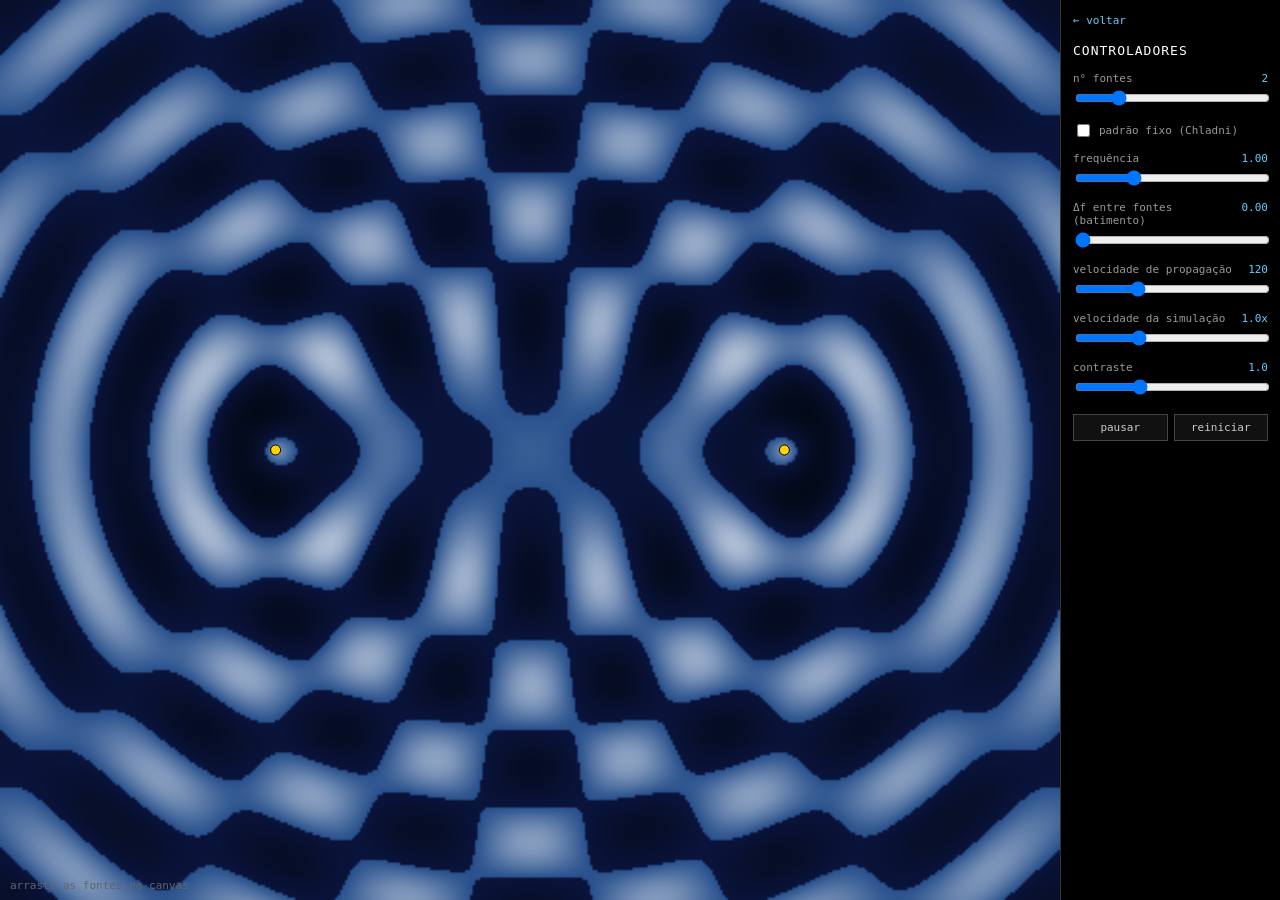
<file: simuladores/ondas_estacionarias.html>
<!DOCTYPE html>
<html lang="pt-BR">
<head>
<meta charset="UTF-8">
<meta name="viewport" content="width=device-width, initial-scale=1.0">
<title>Interferência de Ondas</title>
<!-- Google tag (gtag.js) -->
<script async src="https://www.googletagmanager.com/gtag/js?id=G-HH5337WDNF"></script>
<script>
  window.dataLayer = window.dataLayer || [];
  function gtag(){dataLayer.push(arguments);}
  gtag('js', new Date());

  gtag('config', 'G-HH5337WDNF');
</script>
<style>
    * { box-sizing: border-box; }
    html, body {
        margin: 0;
        height: 100%;
        background: #000;
        color: #ddd;
        font-family: monospace;
        overflow: hidden;
    }
    #app {
        display: flex;
        height: 100%;
    }
    #canvasWrap {
        flex: 1;
        position: relative;
        min-width: 0;
    }
    canvas {
        display: block;
        width: 100%;
        height: 100%;
        touch-action: none;
        cursor: grab;
    }
    #hint {
        position: absolute;
        bottom: 8px;
        left: 10px;
        font-size: 11px;
        color: #666;
        pointer-events: none;
    }
    #sidebar {
        width: 220px;
        flex-shrink: 0;
        background: #000;
        border-left: 1px solid #333;
        padding: 14px 12px;
        overflow-y: auto;
    }
    #sidebar h2 {
        font-size: 13px;
        letter-spacing: 1px;
        text-transform: uppercase;
        color: #fff;
        margin: 0 0 14px 0;
        font-weight: normal;
    }
    .ctrl { margin-bottom: 12px; }
    .ctrl label {
        display: flex;
        justify-content: space-between;
        font-size: 11px;
        color: #999;
        margin-bottom: 3px;
    }
    .ctrl label span.val { color: #6cf; }
    .ctrl input[type=range] { width: 100%; }
    .btnrow { display: flex; gap: 6px; margin-top: 16px; }
    button {
        flex: 1;
        background: #111;
        color: #ccc;
        border: 1px solid #444;
        padding: 6px 4px;
        cursor: pointer;
        font-family: monospace;
        font-size: 11px;
    }
    button:hover { background: #222; }
    a.back {
        display: block;
        color: #6cf;
        text-decoration: none;
        font-size: 11px;
        margin-bottom: 16px;
    }

    @media (max-width: 700px) {
        #app { flex-direction: column; }
        #sidebar {
            width: 100%;
            height: 42%;
            border-left: none;
            border-top: 1px solid #333;
            display: grid;
            grid-template-columns: 1fr 1fr;
            gap: 0 12px;
            align-content: start;
        }
        #sidebar h2 { grid-column: 1 / -1; margin-bottom: 8px; }
        .btnrow { grid-column: 1 / -1; }
    }
</style>
</head>
<body>

<div id="app">
    <div id="canvasWrap">
        <canvas id="c"></canvas>
        <div id="hint">arraste as fontes no canvas</div>
    </div>
    <div id="sidebar">
        <a class="back" href="../index.html">&larr; voltar</a>
        <h2>Controladores</h2>

        <div class="ctrl">
            <label>n° fontes <span class="val" id="nVal">2</span></label>
            <input id="n" type="range" min="1" max="6" step="1" value="2">
        </div>
        <div class="ctrl check" style="display:flex;align-items:center;gap:6px;font-size:11px;color:#999;">
            <input id="chladni" type="checkbox">
            <label style="margin:0;">padrão fixo (Chladni)</label>
        </div>
        <div class="ctrl">
            <label>frequência <span class="val" id="freqVal">1.00</span></label>
            <input id="freq" type="range" min="0.2" max="3" step="0.05" value="1">
        </div>
        <div class="ctrl" id="dfCtrl">
            <label>Δf entre fontes (batimento) <span class="val" id="dfVal">0.00</span></label>
            <input id="df" type="range" min="0" max="0.6" step="0.02" value="0">
        </div>
        <div class="ctrl">
            <label>velocidade de propagação <span class="val" id="vVal">120</span></label>
            <input id="v" type="range" min="40" max="300" step="5" value="120">
        </div>
        <div class="ctrl" id="speedCtrl">
            <label>velocidade da simulação <span class="val" id="speedVal">1.0x</span></label>
            <input id="speed" type="range" min="0.1" max="3" step="0.1" value="1">
        </div>
        <div class="ctrl">
            <label>contraste <span class="val" id="contrastVal">1.0</span></label>
            <input id="contrast" type="range" min="0.3" max="2.5" step="0.1" value="1">
        </div>

        <div class="btnrow">
            <button id="pause">pausar</button>
            <button id="reset">reiniciar</button>
        </div>
    </div>
</div>

<script>
const canvas = document.getElementById('c');
const ctx = canvas.getContext('2d');
const canvasWrap = document.getElementById('canvasWrap');

// canvas de baixa resolução usado para o cálculo por pixel (desempenho);
// é ampliado para o canvas visível ao final de cada frame.
const buf = document.createElement('canvas');
const bctx = buf.getContext('2d');
const RES = 2.5; // px do buffer por "célula" — menor = mais nítido, mais pesado

let cw = 0, ch = 0, bw = 0, bh = 0;
let imgData = null;

function resize() {
    const rect = canvasWrap.getBoundingClientRect();
    cw = Math.max(1, Math.round(rect.width));
    ch = Math.max(1, Math.round(rect.height));
    canvas.width = cw;
    canvas.height = ch;

    bw = Math.max(1, Math.round(cw / RES));
    bh = Math.max(1, Math.round(ch / RES));
    buf.width = bw;
    buf.height = bh;
    imgData = bctx.createImageData(bw, bh);

    clampSources();
}
new ResizeObserver(resize).observe(canvasWrap);

const el = id => document.getElementById(id);
const nEl = el('n'), freqEl = el('freq'), dfEl = el('df'), vEl = el('v'),
      speedEl = el('speed'), contrastEl = el('contrast'), chladniChk = el('chladni');
const nVal = el('nVal'), freqVal = el('freqVal'), dfVal = el('dfVal'), vVal = el('vVal'),
      speedVal = el('speedVal'), contrastVal = el('contrastVal');
const dfCtrl = el('dfCtrl'), speedCtrl = el('speedCtrl'), hint = el('hint');
const pauseBtn = el('pause'), resetBtn = el('reset');

let paused = false;
let sources = []; // { xf, yf (fração 0..1 do canvas), freq }
let dragIndex = -1;
let simTime = 0;

function layoutSources() {
    const n = parseInt(nEl.value);
    sources = [];
    const cy = 0.5;
    const spacing = Math.min(0.6, 0.12 * n);
    for (let i = 0; i < n; i++) {
        const t = n === 1 ? 0.5 : i / (n - 1);
        const xf = 0.5 + (t - 0.5) * spacing * 2;
        sources.push({ xf, yf: cy });
    }
}
layoutSources();

function clampSources() {
    for (const s of sources) {
        s.xf = Math.min(1, Math.max(0, s.xf));
        s.yf = Math.min(1, Math.max(0, s.yf));
    }
}

function updateLabels() {
    nVal.textContent = nEl.value;
    freqVal.textContent = parseFloat(freqEl.value).toFixed(2);
    dfVal.textContent = parseFloat(dfEl.value).toFixed(2);
    vVal.textContent = vEl.value;
    speedVal.textContent = parseFloat(speedEl.value).toFixed(1) + 'x';
    contrastVal.textContent = parseFloat(contrastEl.value).toFixed(1);
}
updateLabels();

function render() {
    const n = sources.length;
    if (n === 0 || bw === 0) return;

    const baseFreq = parseFloat(freqEl.value);
    const df = parseFloat(dfEl.value);
    const speedOfWave = parseFloat(vEl.value);
    const contrast = parseFloat(contrastEl.value);
    const isChladni = chladniChk.checked;

    // frequência individual de cada fonte, espalhada em torno da base
    // (no modo Chladni todas usam a frequência base — nós só ficam fixos
    // quando todas as fontes oscilam em uníssono)
    const freqs = sources.map((s, i) => {
        if (isChladni) return baseFreq;
        const spread = n === 1 ? 0 : (i - (n - 1) / 2) * (df / Math.max(1, n - 1)) * 2;
        return baseFreq + spread;
    });

    const data = imgData.data;
    const sx = cw / bw, sy = ch / bh;

    for (let j = 0; j < bh; j++) {
        const py = j * sy;
        for (let i = 0; i < bw; i++) {
            const px = i * sx;
            const idx = (j * bw + i) * 4;

            if (isChladni) {
                // Soma fasorial: em vez do valor instantâneo psi(x,y,t),
                // calculamos a AMPLITUDE resultante R(x,y), que não depende
                // do tempo quando todas as fontes têm a mesma frequência.
                // R = 0 é um nó (silêncio permanente); R máximo é antinó.
                let real = 0, imag = 0;
                for (let k = 0; k < n; k++) {
                    const src = sources[k];
                    const dx = px - src.xf * cw;
                    const dy = py - src.yf * ch;
                    const dist = Math.sqrt(dx * dx + dy * dy) + 1;
                    const wl = speedOfWave / freqs[k];
                    const kNum = (2 * Math.PI) / wl;
                    const decay = 1 / Math.sqrt(1 + dist * 0.02);
                    const phase = kNum * dist;
                    real += decay * Math.cos(phase);
                    imag += decay * Math.sin(phase);
                }
                const R = Math.sqrt(real * real + imag * imag) / Math.sqrt(n);
                // realça como "areia" apenas perto dos nós (R ~ 0)
                const glow = Math.exp(-6 * contrast * R * R);
                data[idx]     = glow * 250;
                data[idx + 1] = glow * 245;
                data[idx + 2] = glow * 210;
                data[idx + 3] = 255;
                continue;
            }

            let sum = 0;
            for (let k = 0; k < n; k++) {
                const src = sources[k];
                const dx = px - src.xf * cw;
                const dy = py - src.yf * ch;
                const dist = Math.sqrt(dx * dx + dy * dy) + 1;
                const wl = speedOfWave / freqs[k];
                const kNum = (2 * Math.PI) / wl;
                const w = 2 * Math.PI * freqs[k];
                const decay = 1 / Math.sqrt(1 + dist * 0.02);
                sum += Math.sin(kNum * dist - w * simTime) * decay;
            }
            const norm = sum / Math.sqrt(n);
            let v = norm * contrast;
            v = Math.max(-1, Math.min(1, v));

            if (v >= 0) {
                // crista: azul claro -> branco
                data[idx]     = 40 + v * 215;
                data[idx + 1] = 80 + v * 175;
                data[idx + 2] = 140 + v * 115;
            } else {
                // vale: azul escuro -> preto
                const a = -v;
                data[idx]     = 10 - a * 10;
                data[idx + 1] = 20 - a * 15;
                data[idx + 2] = 60 - a * 50;
            }
            data[idx + 3] = 255;
        }
    }
    bctx.putImageData(imgData, 0, 0);

    ctx.imageSmoothingEnabled = true;
    ctx.clearRect(0, 0, cw, ch);
    ctx.drawImage(buf, 0, 0, bw, bh, 0, 0, cw, ch);

    // marca as fontes
    for (const s of sources) {
        const x = s.xf * cw, y = s.yf * ch;
        ctx.beginPath();
        ctx.arc(x, y, 5, 0, Math.PI * 2);
        ctx.fillStyle = '#ffd400';
        ctx.fill();
        ctx.lineWidth = 1;
        ctx.strokeStyle = '#000';
        ctx.stroke();
    }
}

let lastT = null;
function loop(t) {
    if (lastT === null) lastT = t;
    const dt = (t - lastT) / 1000;
    lastT = t;
    if (!paused) {
        simTime += dt * parseFloat(speedEl.value);
    }
    render();
    requestAnimationFrame(loop);
}
requestAnimationFrame(loop);

// --- interação: arrastar fontes ---
function pointerPos(evt) {
    const rect = canvas.getBoundingClientRect();
    const p = evt.touches ? evt.touches[0] : evt;
    return { x: p.clientX - rect.left, y: p.clientY - rect.top };
}
function findNearestSource(x, y) {
    let best = -1, bestD = 28; // raio de captura em px
    sources.forEach((s, i) => {
        const dx = s.xf * cw - x, dy = s.yf * ch - y;
        const d = Math.sqrt(dx * dx + dy * dy);
        if (d < bestD) { bestD = d; best = i; }
    });
    return best;
}
canvas.addEventListener('pointerdown', e => {
    const p = pointerPos(e);
    dragIndex = findNearestSource(p.x, p.y);
    if (dragIndex >= 0) {
        canvas.style.cursor = 'grabbing';
        canvas.setPointerCapture(e.pointerId);
    }
});
canvas.addEventListener('pointermove', e => {
    if (dragIndex < 0) return;
    const p = pointerPos(e);
    sources[dragIndex].xf = Math.min(1, Math.max(0, p.x / cw));
    sources[dragIndex].yf = Math.min(1, Math.max(0, p.y / ch));
});
canvas.addEventListener('pointerup', () => {
    dragIndex = -1;
    canvas.style.cursor = 'grab';
});
canvas.addEventListener('pointerleave', () => {
    dragIndex = -1;
    canvas.style.cursor = 'grab';
});

// --- controles ---
pauseBtn.addEventListener('click', () => {
    paused = !paused;
    pauseBtn.textContent = paused ? 'continuar' : 'pausar';
});
resetBtn.addEventListener('click', () => {
    simTime = 0;
    layoutSources();
});
nEl.addEventListener('input', () => {
    updateLabels();
    layoutSources();
});
[freqEl, dfEl, vEl, contrastEl].forEach(inp => inp.addEventListener('input', updateLabels));
speedEl.addEventListener('input', updateLabels);

chladniChk.addEventListener('change', () => {
    const on = chladniChk.checked;
    // nós só ficam fixos se todas as fontes tiverem a mesma frequência,
    // então trava Δf em 0 e desliga o controle de velocidade da simulação
    // (o padrão é estático — não há "tempo" pra acelerar)
    dfEl.disabled = on;
    speedEl.disabled = on;
    dfCtrl.style.opacity = on ? 0.35 : 1;
    speedCtrl.style.opacity = on ? 0.35 : 1;
    if (on) {
        dfEl.value = 0;
        updateLabels();
        hint.textContent = 'padrão fixo — nós = claro (silêncio), antinós = escuro (vibração)';
    } else {
        hint.textContent = 'arraste as fontes no canvas';
    }
});

// inicialização
resize();
</script>
</body>
</html>
</file>
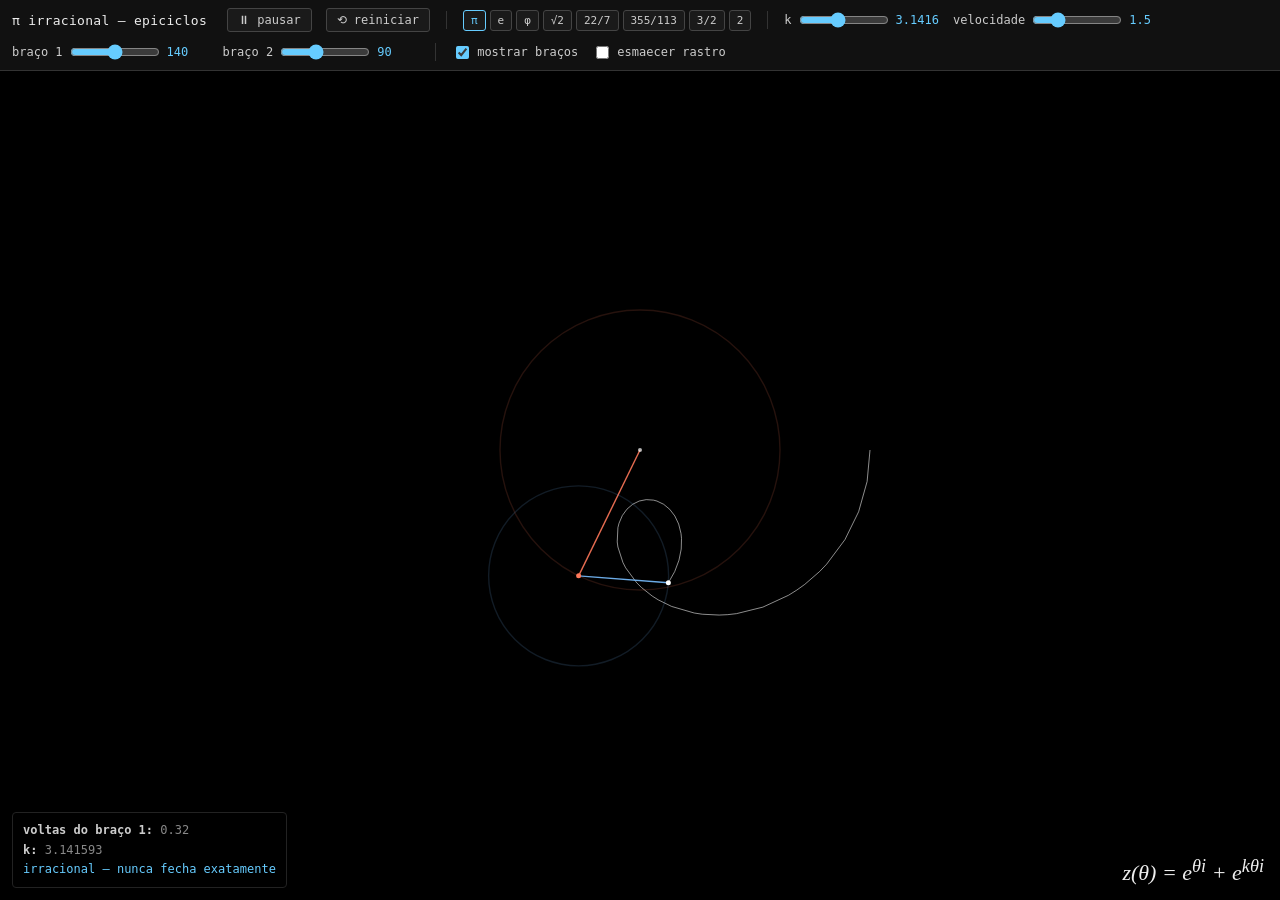
<file: simuladores/pi_irracional.html>
<!DOCTYPE html>
<html lang="pt-BR">
<head>
<meta charset="UTF-8">
<meta name="viewport" content="width=device-width, initial-scale=1.0">
<title>π é Irracional — Visualização</title>
<!-- Google tag (gtag.js) -->
<script async src="https://www.googletagmanager.com/gtag/js?id=G-HH5337WDNF"></script>
<script>
  window.dataLayer = window.dataLayer || [];
  function gtag(){dataLayer.push(arguments);}
  gtag('js', new Date());

  gtag('config', 'G-HH5337WDNF');
</script>
<style>
    html, body {
        margin: 0;
        height: 100%;
        background: #000;
        color: #ccc;
        font-family: monospace;
        overflow: hidden;
    }
    #bar {
        position: fixed;
        top: 0; left: 0; right: 0;
        display: flex;
        flex-wrap: wrap;
        gap: 10px 14px;
        align-items: center;
        padding: 8px 12px;
        background: #111;
        border-bottom: 1px solid #333;
        font-size: 12px;
        z-index: 10;
    }
    #bar h1 {
        font-size: 13px;
        font-weight: normal;
        color: #eee;
        margin: 0 6px 0 0;
        white-space: nowrap;
        letter-spacing: 0.3px;
    }
    #bar label {
        display: flex;
        align-items: center;
        gap: 5px;
        white-space: nowrap;
    }
    #bar input[type=range] { width: 90px; accent-color: #6cf; }
    #bar span.val { min-width: 3.5em; display: inline-block; color: #6cf; }
    #bar button {
        background: #1a1a1a;
        color: #ccc;
        border: 1px solid #444;
        border-radius: 3px;
        padding: 4px 10px;
        font-family: monospace;
        font-size: 12px;
        cursor: pointer;
    }
    #bar button:hover { background: #262626; border-color: #666; }
    #bar button.active { border-color: #6cf; color: #6cf; }
    #bar .sep { width: 1px; height: 18px; background: #333; margin: 0 2px; }
    #bar .presets { display: flex; gap: 4px; flex-wrap: wrap; }
    #bar .presets button { padding: 3px 7px; font-size: 11px; }
    #bar input[type=checkbox] { accent-color: #6cf; }

    #stage {
        position: fixed;
        top: 0; left: 0; right: 0; bottom: 0;
    }
    canvas { position: absolute; top: 0; left: 0; }

    #info {
        position: fixed;
        left: 12px; bottom: 12px;
        font-size: 12px;
        color: #888;
        line-height: 1.6;
        background: rgba(0,0,0,0.55);
        padding: 8px 10px;
        border: 1px solid #222;
        border-radius: 4px;
        max-width: 300px;
        pointer-events: none;
    }
    #info b { color: #ccc; }
    #info .k-status { color: #6cf; }
    #info .closed { color: #6f6; }

    #formula {
        position: fixed;
        right: 16px; bottom: 14px;
        font-family: Georgia, 'Times New Roman', serif;
        font-style: italic;
        font-size: 22px;
        color: #eee;
        pointer-events: none;
        text-align: right;
    }
    #formula sub { font-style: italic; }

    #flash {
        position: fixed;
        top: 46%;
        left: 50%;
        transform: translate(-50%, -50%);
        font-size: 26px;
        color: #6f6;
        text-shadow: 0 0 12px rgba(102,255,102,0.6);
        opacity: 0;
        pointer-events: none;
        transition: opacity 0.3s;
        z-index: 5;
        font-family: monospace;
    }

    @media (max-width: 720px) {
        #formula { font-size: 16px; }
        #info { max-width: 220px; font-size: 11px; }
    }
</style>
</head>
<body>

<div id="bar">
    <h1>π irracional — epiciclos</h1>

    <button id="btnPlay">⏸ pausar</button>
    <button id="btnReset">⟲ reiniciar</button>

    <div class="sep"></div>

    <div class="presets" id="presets"></div>

    <div class="sep"></div>

    <label>k <input type="range" id="kSlider" min="1" max="6" step="0.0001"><span class="val" id="kVal"></span></label>
    <label>velocidade <input type="range" id="speedSlider" min="0.1" max="6" step="0.1"><span class="val" id="speedVal"></span></label>
    <label>braço 1 <input type="range" id="r1Slider" min="20" max="260" step="1"><span class="val" id="r1Val"></span></label>
    <label>braço 2 <input type="range" id="r2Slider" min="10" max="220" step="1"><span class="val" id="r2Val"></span></label>

    <div class="sep"></div>

    <label><input type="checkbox" id="chkArms" checked> mostrar braços</label>
    <label><input type="checkbox" id="chkFade"> esmaecer rastro</label>
</div>

<div id="stage">
    <canvas id="trail"></canvas>
    <canvas id="main"></canvas>
</div>

<div id="info">
    <div><b>voltas do braço 1:</b> <span id="voltas">0.0</span></div>
    <div><b>k:</b> <span id="kInfo"></span></div>
    <div class="k-status" id="kStatus"></div>
</div>

<div id="formula">z(θ) = e<sup>θi</sup> + e<sup>kθi</sup></div>
<div id="flash"></div>

<script>
(function(){
    const trailCanvas = document.getElementById('trail');
    const mainCanvas = document.getElementById('main');
    const trailCtx = trailCanvas.getContext('2d');
    const mainCtx = mainCanvas.getContext('2d');
    const stage = document.getElementById('stage');

    const btnPlay = document.getElementById('btnPlay');
    const btnReset = document.getElementById('btnReset');
    const kSlider = document.getElementById('kSlider');
    const kVal = document.getElementById('kVal');
    const speedSlider = document.getElementById('speedSlider');
    const speedVal = document.getElementById('speedVal');
    const r1Slider = document.getElementById('r1Slider');
    const r1Val = document.getElementById('r1Val');
    const r2Slider = document.getElementById('r2Slider');
    const r2Val = document.getElementById('r2Val');
    const chkArms = document.getElementById('chkArms');
    const chkFade = document.getElementById('chkFade');
    const presetsWrap = document.getElementById('presets');
    const voltasEl = document.getElementById('voltas');
    const kInfoEl = document.getElementById('kInfo');
    const kStatusEl = document.getElementById('kStatus');
    const flashEl = document.getElementById('flash');

    // presets: [label, value, [p,q] ou null se irracional]
    const PRESETS = [
        ['π', Math.PI, null],
        ['e', Math.E, null],
        ['φ', (1+Math.sqrt(5))/2, null],
        ['√2', Math.SQRT2, null],
        ['22/7', 22/7, [22,7]],
        ['355/113', 355/113, [355,113]],
        ['3/2', 1.5, [3,2]],
        ['2', 2, [2,1]],
    ];
    PRESETS.forEach(p => {
        const b = document.createElement('button');
        b.textContent = p[0];
        b.title = p[2] ? 'racional — fecha após ' + p[2][1] + ' volta(s)' : 'irracional — nunca fecha';
        b.addEventListener('click', () => setK(p[1], p[2], b));
        presetsWrap.appendChild(b);
    });

    let width, height, dpr;
    function resize(){
        dpr = window.devicePixelRatio || 1;
        width = stage.clientWidth;
        height = stage.clientHeight;
        [trailCanvas, mainCanvas].forEach(c => {
            c.width = width * dpr;
            c.height = height * dpr;
            c.style.width = width + 'px';
            c.style.height = height + 'px';
            c.getContext('2d').setTransform(dpr,0,0,dpr,0,0);
        });
        clearTrail();
    }

    function clearTrail(){
        trailCtx.clearRect(0,0,width,height);
        trailCtx.fillStyle = '#000';
        trailCtx.fillRect(0,0,width,height);
    }

    // ---- estado ----
    let theta = 0;
    let running = true;
    let speed = 1.5;          // rad/s de theta
    let k = Math.PI;
    let kFrac = null;
    let R1 = 140, R2 = 90;
    let showArms = true;
    let fadeTrail = false;
    const fadeStrength = 0.015;
    let prevPoint = null;
    let nextClose = null;
    let flashTimer = 0;

    function center(){ return { x: width/2, y: height/2 }; }

    function setK(value, frac, btnEl){
        k = value;
        kFrac = frac;
        kSlider.value = value;
        updateKLabels();
        [...presetsWrap.children].forEach(b => b.classList.remove('active'));
        if(btnEl) btnEl.classList.add('active');
        reset();
    }

    function updateKLabels(){
        kVal.textContent = k.toFixed(4);
        kInfoEl.textContent = k.toFixed(6) + (kFrac ? '  (' + kFrac[0] + '/' + kFrac[1] + ')' : '');
        if(kFrac){
            nextClose = 2*Math.PI*kFrac[1];
            kStatusEl.textContent = 'racional — deve fechar em θ = 2π × ' + kFrac[1];
            kStatusEl.classList.remove('closed');
        } else {
            nextClose = null;
            kStatusEl.textContent = 'irracional — nunca fecha exatamente';
        }
    }

    function reset(){
        theta = 0;
        prevPoint = null;
        clearTrail();
        flashTimer = 0;
        flashEl.style.opacity = 0;
        if(kFrac) nextClose = 2*Math.PI*kFrac[1];
        drawPoint(); // desenha braços na posição inicial
    }

    function flash(msg){
        flashEl.textContent = msg;
        flashEl.style.opacity = 1;
        flashTimer = 1.6;
    }

    function drawPoint(){
        const c = center();
        const x1 = c.x + R1*Math.cos(theta);
        const y1 = c.y + R1*Math.sin(theta);
        const x2 = x1 + R2*Math.cos(k*theta);
        const y2 = y1 + R2*Math.sin(k*theta);

        if(prevPoint){
            trailCtx.strokeStyle = 'rgba(255,255,255,0.55)';
            trailCtx.lineWidth = 1;
            trailCtx.beginPath();
            trailCtx.moveTo(prevPoint.x, prevPoint.y);
            trailCtx.lineTo(x2, y2);
            trailCtx.stroke();
        }
        prevPoint = { x: x2, y: y2 };

        mainCtx.clearRect(0,0,width,height);
        if(showArms){
            mainCtx.strokeStyle = 'rgba(255,120,90,0.9)';
            mainCtx.lineWidth = 1.4;
            mainCtx.beginPath();
            mainCtx.moveTo(c.x, c.y);
            mainCtx.lineTo(x1, y1);
            mainCtx.stroke();

            mainCtx.strokeStyle = 'rgba(120,190,255,0.9)';
            mainCtx.beginPath();
            mainCtx.moveTo(x1, y1);
            mainCtx.lineTo(x2, y2);
            mainCtx.stroke();

            // guia circular do primeiro braço
            mainCtx.strokeStyle = 'rgba(255,120,90,0.15)';
            mainCtx.beginPath();
            mainCtx.arc(c.x, c.y, R1, 0, 2*Math.PI);
            mainCtx.stroke();

            // guia circular do segundo braço
            mainCtx.strokeStyle = 'rgba(120,190,255,0.15)';
            mainCtx.beginPath();
            mainCtx.arc(x1, y1, R2, 0, 2*Math.PI);
            mainCtx.stroke();

            mainCtx.fillStyle = '#ff785a';
            mainCtx.beginPath();
            mainCtx.arc(x1, y1, 2.5, 0, 2*Math.PI);
            mainCtx.fill();
        }
        mainCtx.fillStyle = '#fff';
        mainCtx.beginPath();
        mainCtx.arc(x2, y2, 2.5, 0, 2*Math.PI);
        mainCtx.fill();
        mainCtx.fillStyle = 'rgba(255,255,255,0.7)';
        mainCtx.beginPath();
        mainCtx.arc(c.x, c.y, 2, 0, 2*Math.PI);
        mainCtx.fill();
    }

    // ---- loop ----
    let last = null;
    const angularStep = 0.012;
    function frame(ts){
        if(last === null) last = ts;
        let dt = (ts - last) / 1000;
        last = ts;
        dt = Math.min(dt, 0.05);

        if(running){
            if(fadeTrail){
                trailCtx.fillStyle = 'rgba(0,0,0,' + fadeStrength + ')';
                trailCtx.fillRect(0,0,width,height);
            }
            let deltaTheta = speed * dt;
            let steps = Math.min(1500, Math.max(1, Math.ceil(deltaTheta / angularStep)));
            let stepTheta = deltaTheta / steps;
            for(let i=0;i<steps;i++){
                theta += stepTheta;
                if(nextClose !== null && theta >= nextClose){
                    flash('fechou! (θ = 2π × ' + kFrac[1] + ')');
                    kStatusEl.classList.add('closed');
                    kStatusEl.textContent = 'fechou em θ = 2π × ' + kFrac[1] + ' — próxima em +' + kFrac[1] + ' voltas';
                    nextClose += 2*Math.PI*kFrac[1];
                }
            }
            drawPoint();
            voltasEl.textContent = (theta/(2*Math.PI)).toFixed(2);
        }

        if(flashTimer > 0){
            flashTimer -= dt;
            if(flashTimer <= 0) flashEl.style.opacity = 0;
        }

        requestAnimationFrame(frame);
    }

    // ---- controles ----
    btnPlay.addEventListener('click', () => {
        running = !running;
        btnPlay.textContent = running ? '⏸ pausar' : '▶ continuar';
    });
    btnReset.addEventListener('click', reset);

    kSlider.addEventListener('input', () => {
        k = parseFloat(kSlider.value);
        kFrac = null;
        [...presetsWrap.children].forEach(b => b.classList.remove('active'));
        updateKLabels();
        reset();
    });

    speedSlider.addEventListener('input', () => {
        speed = parseFloat(speedSlider.value);
        speedVal.textContent = speed.toFixed(1);
    });
    r1Slider.addEventListener('input', () => {
        R1 = parseFloat(r1Slider.value);
        r1Val.textContent = R1.toFixed(0);
        drawPoint();
    });
    r2Slider.addEventListener('input', () => {
        R2 = parseFloat(r2Slider.value);
        r2Val.textContent = R2.toFixed(0);
        drawPoint();
    });
    chkArms.addEventListener('change', () => { showArms = chkArms.checked; drawPoint(); });
    chkFade.addEventListener('change', () => { fadeTrail = chkFade.checked; });

    window.addEventListener('resize', () => { resize(); reset(); });

    // ---- init ----
    kSlider.value = k;
    speedSlider.value = speed;
    r1Slider.value = R1;
    r2Slider.value = R2;
    speedVal.textContent = speed.toFixed(1);
    r1Val.textContent = R1.toFixed(0);
    r2Val.textContent = R2.toFixed(0);
    updateKLabels();
    presetsWrap.children[0].classList.add('active'); // π ativo por padrão

    resize();
    reset();
    requestAnimationFrame(frame);
})();
</script>
</body>
</html>
</file>
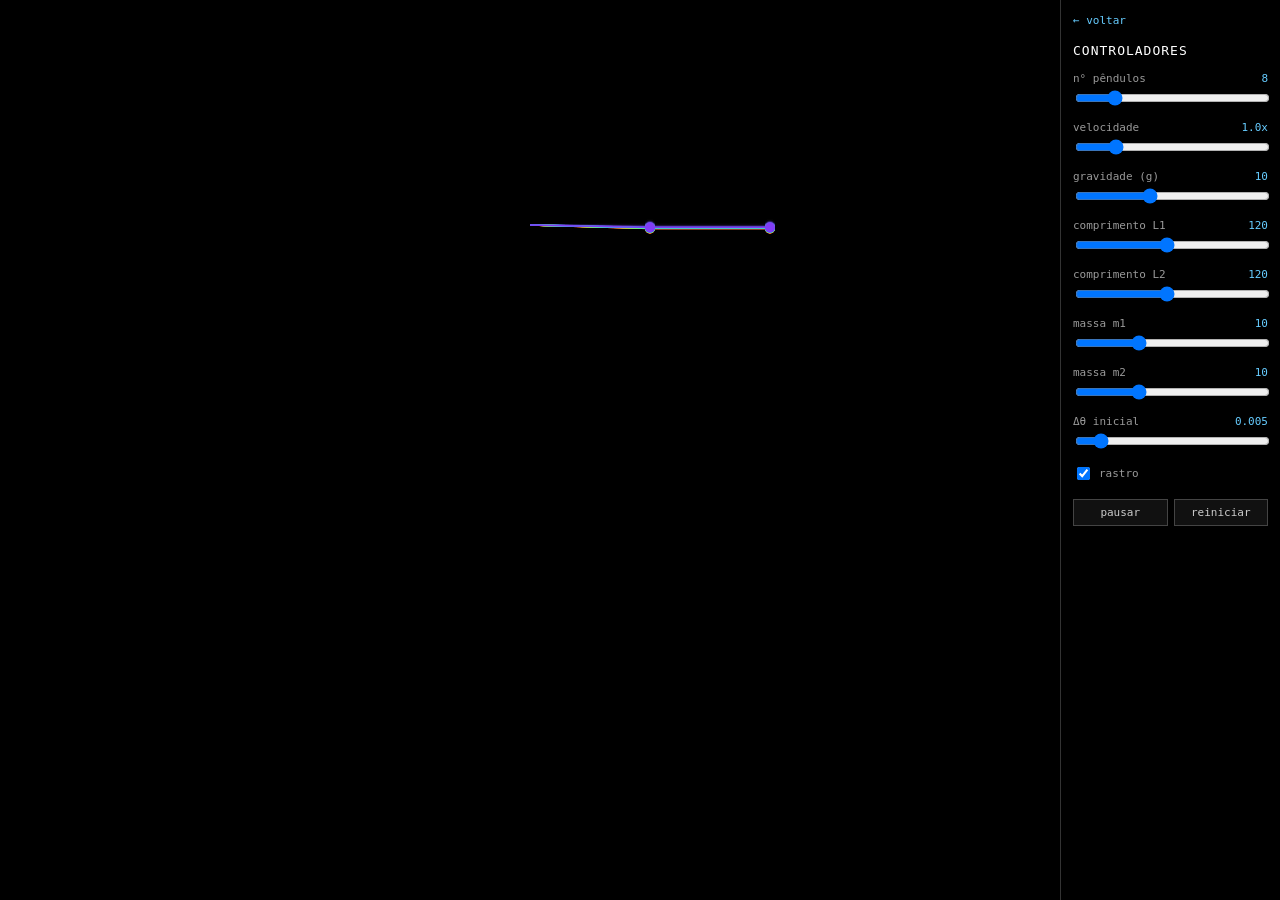
<file: simuladores/teoria_do_caos.html>
<!DOCTYPE html>
<html lang="pt-BR">
<head>
<meta charset="UTF-8">
<meta name="viewport" content="width=device-width, initial-scale=1.0">
<title>Pêndulo Duplo — Teoria do Caos</title>
<!-- Google tag (gtag.js) -->
<script async src="https://www.googletagmanager.com/gtag/js?id=G-HH5337WDNF"></script>
<script>
  window.dataLayer = window.dataLayer || [];
  function gtag(){dataLayer.push(arguments);}
  gtag('js', new Date());

  gtag('config', 'G-HH5337WDNF');
</script>
<style>
    * { box-sizing: border-box; }
    html, body {
        margin: 0;
        height: 100%;
        background: #000;
        color: #ddd;
        font-family: monospace;
        overflow: hidden;
    }
    #app {
        display: flex;
        height: 100%;
    }
    #canvasWrap {
        flex: 1;
        position: relative;
        min-width: 0;
    }
    canvas {
        display: block;
        width: 100%;
        height: 100%;
    }
    #sidebar {
        width: 220px;
        flex-shrink: 0;
        background: #000;
        border-left: 1px solid #333;
        padding: 14px 12px;
        overflow-y: auto;
    }
    #sidebar h2 {
        font-size: 13px;
        letter-spacing: 1px;
        text-transform: uppercase;
        color: #fff;
        margin: 0 0 14px 0;
        font-weight: normal;
    }
    .ctrl {
        margin-bottom: 12px;
    }
    .ctrl label {
        display: flex;
        justify-content: space-between;
        font-size: 11px;
        color: #999;
        margin-bottom: 3px;
    }
    .ctrl label span.val { color: #6cf; }
    .ctrl input[type=range] {
        width: 100%;
    }
    .ctrl.check {
        display: flex;
        align-items: center;
        gap: 6px;
        font-size: 11px;
        color: #999;
    }
    .btnrow {
        display: flex;
        gap: 6px;
        margin-top: 16px;
    }
    button {
        flex: 1;
        background: #111;
        color: #ccc;
        border: 1px solid #444;
        padding: 6px 4px;
        cursor: pointer;
        font-family: monospace;
        font-size: 11px;
    }
    button:hover { background: #222; }
    a.back {
        display: block;
        color: #6cf;
        text-decoration: none;
        font-size: 11px;
        margin-bottom: 16px;
    }

    @media (max-width: 700px) {
        #app { flex-direction: column; }
        #sidebar {
            width: 100%;
            height: 42%;
            border-left: none;
            border-top: 1px solid #333;
            display: grid;
            grid-template-columns: 1fr 1fr;
            gap: 0 12px;
            align-content: start;
        }
        #sidebar h2 { grid-column: 1 / -1; margin-bottom: 8px; }
        .btnrow { grid-column: 1 / -1; }
    }
</style>
</head>
<body>

<div id="app">
    <div id="canvasWrap">
        <canvas id="c"></canvas>
    </div>
    <div id="sidebar">
        <a class="back" href="../index.html">&larr; voltar</a>
        <h2>Controladores</h2>

        <div class="ctrl">
            <label>n° pêndulos <span class="val" id="nVal">8</span></label>
            <input id="n" type="range" min="1" max="40" step="1" value="8">
        </div>
        <div class="ctrl">
            <label>velocidade <span class="val" id="speedVal">1.0x</span></label>
            <input id="speed" type="range" min="0.1" max="5" step="0.1" value="1">
        </div>
        <div class="ctrl">
            <label>gravidade (g) <span class="val" id="gVal">9.8</span></label>
            <input id="g" type="range" min="1" max="25" step="0.5" value="9.8">
        </div>
        <div class="ctrl">
            <label>comprimento L1 <span class="val" id="l1Val">120</span></label>
            <input id="l1" type="range" min="50" max="200" step="5" value="120">
        </div>
        <div class="ctrl">
            <label>comprimento L2 <span class="val" id="l2Val">120</span></label>
            <input id="l2" type="range" min="50" max="200" step="5" value="120">
        </div>
        <div class="ctrl">
            <label>massa m1 <span class="val" id="m1Val">10</span></label>
            <input id="m1" type="range" min="1" max="30" step="1" value="10">
        </div>
        <div class="ctrl">
            <label>massa m2 <span class="val" id="m2Val">10</span></label>
            <input id="m2" type="range" min="1" max="30" step="1" value="10">
        </div>
        <div class="ctrl">
            <label>Δθ inicial <span class="val" id="spreadVal">0.005</span></label>
            <input id="spread" type="range" min="0" max="0.05" step="0.001" value="0.005">
        </div>
        <div class="ctrl check">
            <input id="trail" type="checkbox" checked>
            <label style="margin:0;">rastro</label>
        </div>

        <div class="btnrow">
            <button id="pause">pausar</button>
            <button id="reset">reiniciar</button>
        </div>
    </div>
</div>

<script>
const canvas = document.getElementById('c');
const ctx = canvas.getContext('2d');
const canvasWrap = document.getElementById('canvasWrap');

let originX = 0, originY = 0;

function resize() {
    const rect = canvasWrap.getBoundingClientRect();
    const w = Math.max(1, Math.round(rect.width));
    const h = Math.max(1, Math.round(rect.height));
    if (canvas.width !== w || canvas.height !== h) {
        canvas.width = w;
        canvas.height = h;
    }
    originX = canvas.width / 2;
    originY = canvas.height * 0.25;
}

// ResizeObserver acompanha mudanças de tamanho do container (inclusive
// as causadas por media queries no layout mobile), o que o evento
// "resize" da window sozinho não cobre de forma confiável.
new ResizeObserver(resize).observe(canvasWrap);
resize();

const el = id => document.getElementById(id);
const nEl = el('n'), speedEl = el('speed'), gEl = el('g'), l1El = el('l1'), l2El = el('l2'),
      m1El = el('m1'), m2El = el('m2'), spreadEl = el('spread'), trailChk = el('trail');
const nVal = el('nVal'), speedVal = el('speedVal'), gVal = el('gVal'), l1Val = el('l1Val'),
      l2Val = el('l2Val'), m1Val = el('m1Val'), m2Val = el('m2Val'), spreadVal = el('spreadVal');
const pauseBtn = el('pause'), resetBtn = el('reset');

let paused = false;
let pendulums = [];

function colorFor(i, total) {
    const hue = total <= 1 ? 200 : (i / total) * 300;
    return `hsl(${hue}, 90%, 60%)`;
}

class Pendulum {
    constructor(a1, a2, color) {
        this.a1 = a1;
        this.a2 = a2;
        this.a1v = 0;
        this.a2v = 0;
        this.color = color;
        this.trail = [];
    }
    step(dt) {
        const g = parseFloat(gEl.value);
        const L1 = parseFloat(l1El.value);
        const L2 = parseFloat(l2El.value);
        const m1 = parseFloat(m1El.value);
        const m2 = parseFloat(m2El.value);
        const { a1, a2, a1v, a2v } = this;

        const num1 = -g * (2 * m1 + m2) * Math.sin(a1)
            - m2 * g * Math.sin(a1 - 2 * a2)
            - 2 * Math.sin(a1 - a2) * m2 * (a2v * a2v * L2 + a1v * a1v * L1 * Math.cos(a1 - a2));
        const den1 = L1 * (2 * m1 + m2 - m2 * Math.cos(2 * a1 - 2 * a2));
        const a1a = num1 / den1;

        const num2 = 2 * Math.sin(a1 - a2) * (a1v * a1v * L1 * (m1 + m2)
            + g * (m1 + m2) * Math.cos(a1)
            + a2v * a2v * L2 * m2 * Math.cos(a1 - a2));
        const den2 = L2 * (2 * m1 + m2 - m2 * Math.cos(2 * a1 - 2 * a2));
        const a2a = num2 / den2;

        this.a1v += a1a * dt;
        this.a2v += a2a * dt;
        this.a1 += this.a1v * dt;
        this.a2 += this.a2v * dt;
    }
    positions() {
        const L1 = parseFloat(l1El.value);
        const L2 = parseFloat(l2El.value);
        const x1 = originX + L1 * Math.sin(this.a1);
        const y1 = originY + L1 * Math.cos(this.a1);
        const x2 = x1 + L2 * Math.sin(this.a2);
        const y2 = y1 + L2 * Math.cos(this.a2);
        return { x1, y1, x2, y2 };
    }
    draw() {
        const { x1, y1, x2, y2 } = this.positions();
        const m1 = parseFloat(m1El.value);
        const m2 = parseFloat(m2El.value);

        if (trailChk.checked) {
            this.trail.push({ x: x2, y: y2 });
            if (this.trail.length > 400) this.trail.shift();
            ctx.beginPath();
            for (let i = 0; i < this.trail.length; i++) {
                const p = this.trail[i];
                if (i === 0) ctx.moveTo(p.x, p.y); else ctx.lineTo(p.x, p.y);
            }
            ctx.strokeStyle = this.color;
            ctx.globalAlpha = 0.35;
            ctx.lineWidth = 1;
            ctx.stroke();
            ctx.globalAlpha = 1;
        }

        ctx.beginPath();
        ctx.moveTo(originX, originY);
        ctx.lineTo(x1, y1);
        ctx.lineTo(x2, y2);
        ctx.strokeStyle = this.color;
        ctx.lineWidth = 1.3;
        ctx.stroke();

        ctx.beginPath();
        ctx.arc(x1, y1, 2 + m1 * 0.3, 0, Math.PI * 2);
        ctx.fillStyle = this.color;
        ctx.fill();

        ctx.beginPath();
        ctx.arc(x2, y2, 2 + m2 * 0.3, 0, Math.PI * 2);
        ctx.fillStyle = this.color;
        ctx.fill();
    }
}

function initPendulums() {
    originX = canvas.width / 2;
    originY = canvas.height * 0.25;
    const start = Math.PI / 2;
    const n = parseInt(nEl.value);
    const spread = parseFloat(spreadEl.value);
    pendulums = [];
    for (let i = 0; i < n; i++) {
        const offset = n === 1 ? 0 : (i - (n - 1) / 2) * (spread / Math.max(1, n - 1)) * 2;
        pendulums.push(new Pendulum(start + offset, start, colorFor(i, n)));
    }
}
initPendulums();

function updateLabels() {
    nVal.textContent = nEl.value;
    speedVal.textContent = parseFloat(speedEl.value).toFixed(1) + 'x';
    gVal.textContent = gEl.value;
    l1Val.textContent = l1El.value;
    l2Val.textContent = l2El.value;
    m1Val.textContent = m1El.value;
    m2Val.textContent = m2El.value;
    spreadVal.textContent = parseFloat(spreadEl.value).toFixed(3);
}
updateLabels();

function loop() {
    if (!trailChk.checked) {
        ctx.clearRect(0, 0, canvas.width, canvas.height);
    } else {
        ctx.fillStyle = 'rgba(0,0,0,0.15)';
        ctx.fillRect(0, 0, canvas.width, canvas.height);
    }

    if (!paused) {
        const speed = parseFloat(speedEl.value);
        const baseDt = 0.005;
        const steps = Math.max(1, Math.round(4 * speed));
        for (let s = 0; s < steps; s++) {
            for (const p of pendulums) p.step(baseDt);
        }
    }

    for (const p of pendulums) p.draw();

    requestAnimationFrame(loop);
}
requestAnimationFrame(loop);

pauseBtn.addEventListener('click', () => {
    paused = !paused;
    pauseBtn.textContent = paused ? 'continuar' : 'pausar';
});
resetBtn.addEventListener('click', () => {
    ctx.clearRect(0, 0, canvas.width, canvas.height);
    initPendulums();
});
nEl.addEventListener('input', () => {
    updateLabels();
    ctx.clearRect(0, 0, canvas.width, canvas.height);
    initPendulums();
});
speedEl.addEventListener('input', updateLabels);
spreadEl.addEventListener('input', updateLabels);
spreadEl.addEventListener('change', () => {
    ctx.clearRect(0, 0, canvas.width, canvas.height);
    initPendulums();
});
[gEl, l1El, l2El, m1El, m2El].forEach(inp =>
    inp.addEventListener('input', () => {
        updateLabels();
        ctx.clearRect(0, 0, canvas.width, canvas.height);
    })
);
</script>
</body>
</html>
</file>
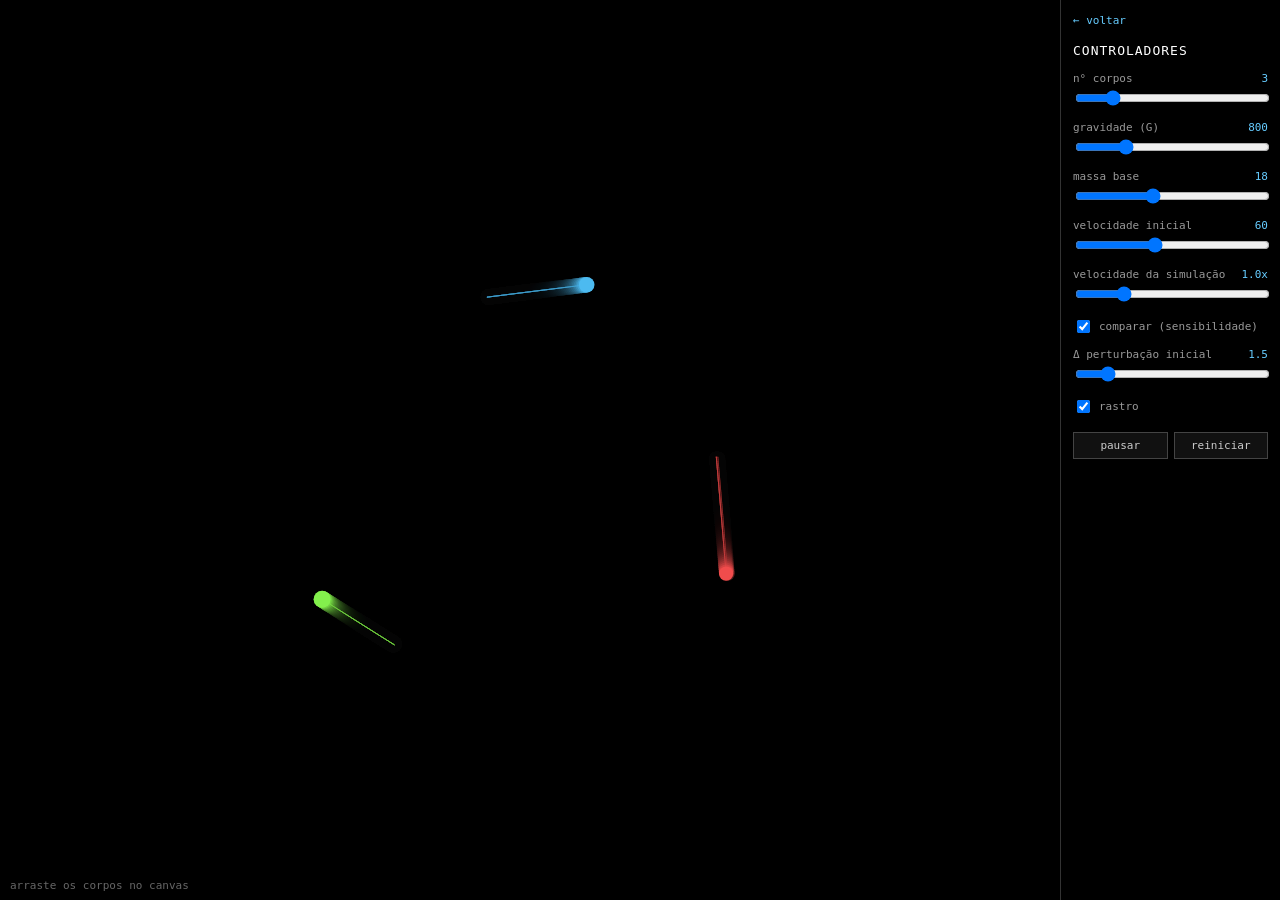
<file: simuladores/tres_corpos.html>
<!DOCTYPE html>
<html lang="pt-BR">
<head>
<meta charset="UTF-8">
<meta name="viewport" content="width=device-width, initial-scale=1.0">
<title>Problema dos 3 Corpos</title>
<!-- Google tag (gtag.js) -->
<script async src="https://www.googletagmanager.com/gtag/js?id=G-HH5337WDNF"></script>
<script>
  window.dataLayer = window.dataLayer || [];
  function gtag(){dataLayer.push(arguments);}
  gtag('js', new Date());

  gtag('config', 'G-HH5337WDNF');
</script>
<style>
    * { box-sizing: border-box; }
    html, body {
        margin: 0;
        height: 100%;
        background: #000;
        color: #ddd;
        font-family: monospace;
        overflow: hidden;
    }
    #app {
        display: flex;
        height: 100%;
    }
    #canvasWrap {
        flex: 1;
        position: relative;
        min-width: 0;
    }
    canvas {
        display: block;
        width: 100%;
        height: 100%;
        touch-action: none;
        cursor: grab;
    }
    #hint {
        position: absolute;
        bottom: 8px;
        left: 10px;
        font-size: 11px;
        color: #666;
        pointer-events: none;
    }
    #sidebar {
        width: 220px;
        flex-shrink: 0;
        background: #000;
        border-left: 1px solid #333;
        padding: 14px 12px;
        overflow-y: auto;
    }
    #sidebar h2 {
        font-size: 13px;
        letter-spacing: 1px;
        text-transform: uppercase;
        color: #fff;
        margin: 0 0 14px 0;
        font-weight: normal;
    }
    .ctrl { margin-bottom: 12px; }
    .ctrl label {
        display: flex;
        justify-content: space-between;
        font-size: 11px;
        color: #999;
        margin-bottom: 3px;
    }
    .ctrl label span.val { color: #6cf; }
    .ctrl input[type=range] { width: 100%; }
    .ctrl.check {
        display: flex;
        align-items: center;
        gap: 6px;
        font-size: 11px;
        color: #999;
    }
    .btnrow { display: flex; gap: 6px; margin-top: 16px; }
    button {
        flex: 1;
        background: #111;
        color: #ccc;
        border: 1px solid #444;
        padding: 6px 4px;
        cursor: pointer;
        font-family: monospace;
        font-size: 11px;
    }
    button:hover { background: #222; }
    a.back {
        display: block;
        color: #6cf;
        text-decoration: none;
        font-size: 11px;
        margin-bottom: 16px;
    }

    @media (max-width: 700px) {
        #app { flex-direction: column; }
        #sidebar {
            width: 100%;
            height: 42%;
            border-left: none;
            border-top: 1px solid #333;
            display: grid;
            grid-template-columns: 1fr 1fr;
            gap: 0 12px;
            align-content: start;
        }
        #sidebar h2 { grid-column: 1 / -1; margin-bottom: 8px; }
        .btnrow { grid-column: 1 / -1; }
    }
</style>
</head>
<body>

<div id="app">
    <div id="canvasWrap">
        <canvas id="c"></canvas>
        <div id="hint">arraste os corpos no canvas</div>
    </div>
    <div id="sidebar">
        <a class="back" href="../index.html">&larr; voltar</a>
        <h2>Controladores</h2>

        <div class="ctrl">
            <label>n° corpos <span class="val" id="nVal">3</span></label>
            <input id="n" type="range" min="2" max="8" step="1" value="3">
        </div>
        <div class="ctrl">
            <label>gravidade (G) <span class="val" id="gVal">800</span></label>
            <input id="g" type="range" min="100" max="3000" step="50" value="800">
        </div>
        <div class="ctrl">
            <label>massa base <span class="val" id="massVal">18</span></label>
            <input id="mass" type="range" min="4" max="40" step="1" value="18">
        </div>
        <div class="ctrl">
            <label>velocidade inicial <span class="val" id="kickVal">60</span></label>
            <input id="kick" type="range" min="0" max="150" step="5" value="60">
        </div>
        <div class="ctrl">
            <label>velocidade da simulação <span class="val" id="speedVal">1.0x</span></label>
            <input id="speed" type="range" min="0.1" max="4" step="0.1" value="1">
        </div>
        <div class="ctrl check">
            <input id="compare" type="checkbox" checked>
            <label style="margin:0;" for="compare">comparar (sensibilidade)</label>
        </div>
        <div class="ctrl" id="epsCtrl">
            <label>Δ perturbação inicial <span class="val" id="epsVal">1.5</span></label>
            <input id="eps" type="range" min="0.1" max="10" step="0.1" value="1.5">
        </div>
        <div class="ctrl check">
            <input id="trail" type="checkbox" checked>
            <label style="margin:0;" for="trail">rastro</label>
        </div>

        <div class="btnrow">
            <button id="pause">pausar</button>
            <button id="reset">reiniciar</button>
        </div>
    </div>
</div>

<script>
const canvas = document.getElementById('c');
const ctx = canvas.getContext('2d');
const canvasWrap = document.getElementById('canvasWrap');

let cw = 0, ch = 0, originX = 0, originY = 0;

function resize() {
    const rect = canvasWrap.getBoundingClientRect();
    cw = Math.max(1, Math.round(rect.width));
    ch = Math.max(1, Math.round(rect.height));
    canvas.width = cw;
    canvas.height = ch;
    originX = cw / 2;
    originY = ch / 2;
}
new ResizeObserver(resize).observe(canvasWrap);

const el = id => document.getElementById(id);
const nEl = el('n'), gEl = el('g'), massEl = el('mass'), kickEl = el('kick'),
      speedEl = el('speed'), compareChk = el('compare'), epsEl = el('eps'), trailChk = el('trail');
const nVal = el('nVal'), gVal = el('gVal'), massVal = el('massVal'), kickVal = el('kickVal'),
      speedVal = el('speedVal'), epsVal = el('epsVal');
const epsCtrl = el('epsCtrl'), hint = el('hint');
const pauseBtn = el('pause'), resetBtn = el('reset');

let paused = false;
let bodies = [];    // sistema principal (arrastável)
let shadow = [];     // cópia levemente perturbada, pra mostrar divergência
let dragIndex = -1;

const SOFTEN = 14; // suaviza a força pra evitar singularidade em encontros próximos

function colorFor(i, total) {
    const hue = total <= 1 ? 200 : (i / total) * 300;
    return `hsl(${hue}, 85%, 62%)`;
}

function makeBodies() {
    const n = parseInt(nEl.value);
    const massBase = parseFloat(massEl.value);
    const kick = parseFloat(kickEl.value);
    const R = Math.min(cw, ch) * 0.22;

    const arr = [];
    for (let i = 0; i < n; i++) {
        const ang = (i / n) * Math.PI * 2 + Math.random() * 0.3;
        const r = R * (0.7 + Math.random() * 0.6);
        const m = massBase * (0.5 + Math.random());
        const x = Math.cos(ang) * r;
        const y = Math.sin(ang) * r;
        // velocidade tangencial (perpendicular ao raio) pra tender a órbitas
        const tang = kick * (0.6 + Math.random() * 0.8);
        const vx = -Math.sin(ang) * tang;
        const vy = Math.cos(ang) * tang;
        arr.push({ x, y, vx, vy, m, color: colorFor(i, n), trail: [] });
    }

    // zera o momento total do sistema, assim o centro de massa fica
    // parado na origem pra sempre (nada de câmera indo embora da tela)
    let totalM = 0, px = 0, py = 0;
    for (const b of arr) { totalM += b.m; px += b.m * b.vx; py += b.m * b.vy; }
    const vcx = px / totalM, vcy = py / totalM;
    for (const b of arr) { b.vx -= vcx; b.vy -= vcy; }

    return arr;
}

function cloneWithPerturbation(src, eps) {
    const arr = src.map(b => ({ x: b.x, y: b.y, vx: b.vx, vy: b.vy, m: b.m, color: b.color, trail: [] }));
    if (arr.length > 0) arr[0].x += eps;
    return arr;
}

function resetSystem() {
    bodies = makeBodies();
    shadow = cloneWithPerturbation(bodies, parseFloat(epsEl.value));
}
resetSystem();

function computeAcc(arr) {
    const G = parseFloat(gEl.value);
    const n = arr.length;
    const acc = new Array(n);
    for (let i = 0; i < n; i++) acc[i] = { ax: 0, ay: 0 };
    for (let i = 0; i < n; i++) {
        for (let j = i + 1; j < n; j++) {
            const dx = arr[j].x - arr[i].x;
            const dy = arr[j].y - arr[i].y;
            const d2 = dx * dx + dy * dy + SOFTEN * SOFTEN;
            const invD3 = 1 / (Math.sqrt(d2) * d2);
            const fx = G * dx * invD3;
            const fy = G * dy * invD3;
            acc[i].ax += fx * arr[j].m;
            acc[i].ay += fy * arr[j].m;
            acc[j].ax -= fx * arr[i].m;
            acc[j].ay -= fy * arr[i].m;
        }
    }
    return acc;
}

function stepSystem(arr, dt) {
    const a0 = computeAcc(arr);
    for (let i = 0; i < arr.length; i++) {
        arr[i].vx += 0.5 * a0[i].ax * dt;
        arr[i].vy += 0.5 * a0[i].ay * dt;
    }
    for (const b of arr) {
        b.x += b.vx * dt;
        b.y += b.vy * dt;
    }
    const a1 = computeAcc(arr);
    for (let i = 0; i < arr.length; i++) {
        arr[i].vx += 0.5 * a1[i].ax * dt;
        arr[i].vy += 0.5 * a1[i].ay * dt;
    }
}

function updateLabels() {
    nVal.textContent = nEl.value;
    gVal.textContent = gEl.value;
    massVal.textContent = massEl.value;
    kickVal.textContent = kickEl.value;
    speedVal.textContent = parseFloat(speedEl.value).toFixed(1) + 'x';
    epsVal.textContent = parseFloat(epsEl.value).toFixed(1);
}
updateLabels();

function radiusFor(m) {
    return 2.5 + Math.cbrt(m) * 2;
}

function drawSet(arr, alpha) {
    for (const b of arr) {
        const x = originX + b.x, y = originY + b.y;

        if (trailChk.checked) {
            b.trail.push({ x, y });
            if (b.trail.length > 500) b.trail.shift();
            ctx.beginPath();
            for (let i = 0; i < b.trail.length; i++) {
                const p = b.trail[i];
                if (i === 0) ctx.moveTo(p.x, p.y); else ctx.lineTo(p.x, p.y);
            }
            ctx.strokeStyle = b.color;
            ctx.globalAlpha = 0.35 * alpha;
            ctx.lineWidth = 1;
            ctx.stroke();
        }

        ctx.globalAlpha = alpha;
        ctx.beginPath();
        ctx.arc(x, y, radiusFor(b.m), 0, Math.PI * 2);
        ctx.fillStyle = b.color;
        ctx.fill();
        ctx.globalAlpha = 1;
    }
}

function loop() {
    if (!trailChk.checked) {
        ctx.clearRect(0, 0, cw, ch);
    } else {
        ctx.fillStyle = 'rgba(0,0,0,0.12)';
        ctx.fillRect(0, 0, cw, ch);
    }

    if (!paused) {
        const speed = parseFloat(speedEl.value);
        const baseDt = 0.006;
        const steps = Math.max(1, Math.round(4 * speed));
        for (let s = 0; s < steps; s++) {
            stepSystem(bodies, baseDt);
            if (compareChk.checked) stepSystem(shadow, baseDt);
        }
    }

    if (compareChk.checked) drawSet(shadow, 0.35);
    drawSet(bodies, 1);

    requestAnimationFrame(loop);
}
requestAnimationFrame(loop);

// --- interação: arrastar corpos (só o sistema principal) ---
function pointerPos(evt) {
    const rect = canvas.getBoundingClientRect();
    const p = evt.touches ? evt.touches[0] : evt;
    return { x: p.clientX - rect.left, y: p.clientY - rect.top };
}
function findNearestBody(x, y) {
    let best = -1, bestD = 30;
    bodies.forEach((b, i) => {
        const dx = originX + b.x - x, dy = originY + b.y - y;
        const d = Math.sqrt(dx * dx + dy * dy);
        if (d < bestD) { bestD = d; best = i; }
    });
    return best;
}
canvas.addEventListener('pointerdown', e => {
    const p = pointerPos(e);
    dragIndex = findNearestBody(p.x, p.y);
    if (dragIndex >= 0) {
        canvas.style.cursor = 'grabbing';
        canvas.setPointerCapture(e.pointerId);
    }
});
canvas.addEventListener('pointermove', e => {
    if (dragIndex < 0) return;
    const p = pointerPos(e);
    bodies[dragIndex].x = p.x - originX;
    bodies[dragIndex].y = p.y - originY;
    bodies[dragIndex].vx = 0;
    bodies[dragIndex].vy = 0;
});
canvas.addEventListener('pointerup', () => {
    dragIndex = -1;
    canvas.style.cursor = 'grab';
});
canvas.addEventListener('pointerleave', () => {
    dragIndex = -1;
    canvas.style.cursor = 'grab';
});

// --- controles ---
pauseBtn.addEventListener('click', () => {
    paused = !paused;
    pauseBtn.textContent = paused ? 'continuar' : 'pausar';
});
resetBtn.addEventListener('click', () => {
    ctx.clearRect(0, 0, cw, ch);
    resetSystem();
});
[nEl, massEl, kickEl].forEach(inp => inp.addEventListener('input', () => {
    updateLabels();
    ctx.clearRect(0, 0, cw, ch);
    resetSystem();
}));
gEl.addEventListener('input', updateLabels);
speedEl.addEventListener('input', updateLabels);
epsEl.addEventListener('input', () => {
    updateLabels();
});
epsEl.addEventListener('change', () => {
    ctx.clearRect(0, 0, cw, ch);
    resetSystem();
});
compareChk.addEventListener('change', () => {
    epsCtrl.style.opacity = compareChk.checked ? 1 : 0.35;
    epsEl.disabled = !compareChk.checked;
    if (compareChk.checked) {
        shadow = cloneWithPerturbation(bodies, parseFloat(epsEl.value));
    }
});

// inicialização
resize();
resetSystem();
</script>
</body>
</html>
</file>
<file: style.css>
:root {
    --bg: #0a0a0a;
    --bg-alt: #111;
    --border: #2a2a2a;
    --text: #ddd;
    --text-dim: #888;
    --accent: #fff;
}

* {
    box-sizing: border-box;
}

html {
    scroll-behavior: smooth;
}

body {
    margin: 0;
    background: var(--bg);
    color: var(--text);
    font-family: monospace;
    line-height: 1.5;
}

a {
    color: inherit;
}

/* Header */

.site-header {
    display: flex;
    align-items: center;
    justify-content: space-between;
    flex-wrap: wrap;
    gap: 0.75rem 1.5rem;
    padding: 1.25rem 2rem;
    border-bottom: 1px solid var(--border);
    position: sticky;
    top: 0;
    background: rgba(10, 10, 10, 0.9);
    backdrop-filter: blur(6px);
    z-index: 10;
}

.nav-toggle {
    display: none;
    flex-direction: column;
    justify-content: center;
    align-items: center;
    gap: 5px;
    width: 2.25rem;
    height: 2.25rem;
    background: transparent;
    border: 1px solid var(--border);
    border-radius: 4px;
    cursor: pointer;
    padding: 0;
}

.nav-toggle span {
    display: block;
    width: 1.1rem;
    height: 2px;
    background: var(--text);
    transition: transform 0.2s ease, opacity 0.2s ease;
}

.nav-toggle[aria-expanded="true"] span:nth-child(1) {
    transform: translateY(7px) rotate(45deg);
}

.nav-toggle[aria-expanded="true"] span:nth-child(2) {
    opacity: 0;
}

.nav-toggle[aria-expanded="true"] span:nth-child(3) {
    transform: translateY(-7px) rotate(-45deg);
}

.brand {
    text-decoration: none;
    font-weight: bold;
    letter-spacing: 0.5px;
    color: var(--accent);
    font-family: Arial;
}

.main-nav {
    display: flex;
    align-items: center;
    flex-wrap: wrap;
    gap: 1.25rem;
    font-size: 0.9rem;
}

.main-nav a {
    text-decoration: none;
    color: var(--text-dim);
    transition: color 0.15s ease;
}

.main-nav a:hover,
.main-nav a[aria-current="page"] {
    color: var(--accent);
}

@media (max-width: 700px) {
    .nav-toggle {
        display: inline-flex;
    }

    .main-nav {
        position: absolute;
        top: 100%;
        right: 2rem;
        margin-top: 0.6rem;
        flex-direction: column;
        align-items: flex-end;
        gap: 0.35rem;
        background: var(--bg-alt);
        border: 1px solid var(--border);
        border-radius: 6px;
        padding: 0.85rem 1.1rem;
        min-width: 10rem;
        box-shadow: 0 12px 30px rgba(0, 0, 0, 0.45);
        opacity: 0;
        visibility: hidden;
        transform: translateY(-6px);
        transition: opacity 0.15s ease, transform 0.15s ease, visibility 0.15s;
    }

    .main-nav.is-open {
        opacity: 1;
        visibility: visible;
        transform: translateY(0);
    }

    .main-nav a {
        padding: 0.3rem 0;
    }
}

/* Hero */

.hero {
    position: relative;
    max-width: 46rem;
    margin: 0 auto;
    padding: 6rem 2rem 4rem;
    text-align: center;
    overflow: hidden;
}

.hero > *:not(#hero-canvas) {
    position: relative;
    z-index: 1;
}

#hero-canvas {
    position: absolute;
    inset: 0;
    width: 100%;
    height: 100%;
    z-index: 0;
    pointer-events: none;
}

.eyebrow {
    text-transform: uppercase;
    letter-spacing: 2px;
    font-size: 0.8rem;
    color: var(--text-dim);
    margin: 0 0 1rem;
}

.hero h1 {
    font-size: 2rem;
    line-height: 1.3;
    margin: 0 0 1rem;
    color: var(--accent);
}

.hero-sub {
    color: var(--text-dim);
    max-width: 34rem;
    margin: 0 auto 2rem;
}

.hero-actions {
    display: flex;
    justify-content: center;
    flex-wrap: wrap;
    gap: 0.75rem;
}

.cta {
    display: inline-block;
    text-decoration: none;
    color: var(--bg);
    background: var(--accent);
    padding: 0.6rem 1.3rem;
    border-radius: 4px;
    font-size: 0.9rem;
}

.cta:hover {
    opacity: 0.85;
}

.cta-secondary {
    color: var(--accent);
    background: transparent;
    border: 1px solid var(--border);
}

.cta-secondary:hover {
    border-color: var(--accent);
    opacity: 1;
}

/* Projects */

.projects {
    max-width: 64rem;
    margin: 0 auto;
    padding: 2rem 2rem 5rem;
}

.projects h2 {
    font-size: 1.1rem;
    text-transform: uppercase;
    letter-spacing: 1px;
    color: var(--text-dim);
    font-weight: normal;
    margin: 0 0 1.5rem;
}

.projects-page {
    padding-top: 3rem;
}

.projects-page h1 {
    color: var(--accent);
    font-size: 1.5rem;
    margin: 0 0 0.5rem;
}

.page-lead {
    color: var(--text-dim);
    margin: 0 0 2rem;
    max-width: 40rem;
}

.project-grid {
    display: grid;
    grid-template-columns: repeat(auto-fill, minmax(15rem, 1fr));
    gap: 1rem;
}

.project-card {
    display: block;
    text-decoration: none;
    background: var(--bg-alt);
    border: 1px solid var(--border);
    border-radius: 6px;
    padding: 1.25rem;
    transition: border-color 0.15s ease, transform 0.15s ease;
}

.project-card:hover {
    border-color: var(--accent);
    transform: translateY(-2px);
}

.project-card h3 {
    margin: 0 0 0.5rem;
    color: var(--accent);
    font-size: 1rem;
}

.project-card p {
    margin: 0;
    color: var(--text-dim);
    font-size: 0.85rem;
}

/* Footer */

.site-footer {
    display: flex;
    align-items: center;
    justify-content: space-between;
    flex-wrap: wrap;
    gap: 0.75rem 1.5rem;
    padding: 1.5rem 2rem;
    border-top: 1px solid var(--border);
    color: var(--text-dim);
    font-size: 0.85rem;
}

.footer-nav {
    display: flex;
    gap: 1.25rem;
}

.footer-nav a {
    text-decoration: none;
    color: var(--text-dim);
}

.footer-nav a:hover {
    color: var(--accent);
}

/* Links page */

.links-page {
    max-width: 26rem;
    margin: 0 auto;
    padding: 5rem 2rem;
    text-align: center;
}

.links-page h1 {
    color: var(--accent);
    font-size: 1.5rem;
    margin: 0 0 0.5rem;
}

.links-page .eyebrow {
    margin-bottom: 2.5rem;
}

.link-list {
    display: flex;
    flex-direction: column;
    gap: 0.75rem;
}

.link-button {
    display: block;
    text-decoration: none;
    color: var(--text);
    background: var(--bg-alt);
    border: 1px solid var(--border);
    border-radius: 6px;
    padding: 0.9rem 1rem;
    transition: border-color 0.15s ease, transform 0.15s ease;
}

.link-button:hover {
    border-color: var(--accent);
    color: var(--accent);
    transform: translateY(-2px);
}

/* Reader page */

.reader-page {
    max-width: 40rem;
    margin: 0 auto;
    padding: 3rem 2rem 5rem;
}

.reader-toolbar {
    display: flex;
    align-items: center;
    justify-content: space-between;
    gap: 1rem;
    flex-wrap: wrap;
    margin-bottom: 2.5rem;
}

.reader-content h1 {
    color: var(--accent);
    font-size: 1.6rem;
    margin: 0 0 2rem;
}

.reader-content p {
    color: var(--text);
    font-family: Arial, Helvetica, sans-serif;
    font-size: 1.05rem;
    line-height: 1.8;
    margin: 0 0 1.1rem;
}

/* About page */

.about {
    max-width: 40rem;
    margin: 0 auto;
    padding: 5rem 2rem;
}

.about h1 {
    color: var(--accent);
    font-size: 1.5rem;
    margin: 0 0 1.5rem;
}

.about p {
    color: var(--text-dim);
    margin: 0 0 1.25rem;
}

.about .cta-secondary {
    margin-top: 0.5rem;
}

.about p.contact-email {
    font-family: math;
    font-size: 14pt;
}

/* Questions page */

.questions-page {
    max-width: 40rem;
    margin: 0 auto;
    padding: 5rem 2rem;
}

.questions-page h1 {
    color: var(--accent);
    font-size: 1.5rem;
    margin: 0 0 0.5rem;
}

.questions-page .page-lead {
    color: var(--text-dim);
    margin: 0 0 2rem;
}

.notice-box {
    background: var(--bg-alt);
    border: 1px solid var(--border);
    border-left: 3px solid var(--accent);
    border-radius: 6px;
    padding: 1rem 1.25rem;
    color: var(--text-dim);
    font-size: 0.85rem;
    margin: 0 0 2rem;
}

.notice-box strong {
    color: var(--accent);
}

.form-embed {
    border: 1px solid var(--border);
    border-radius: 6px;
    overflow: hidden;
    background: #fff;
    min-height: 22rem;
}

.form-embed iframe {
    width: 100%;
    height: 47rem;
    border: 0;
    display: block;
}

.form-embed-gate {
    display: flex;
    flex-direction: column;
    align-items: center;
    justify-content: center;
    gap: 1rem;
    min-height: 22rem;
    padding: 3rem 1.5rem;
    text-align: center;
    color: var(--text-dim);
    font-size: 0.85rem;
}

.form-embed-gate p {
    margin: 0;
    max-width: 24rem;
}

/* Support / Pix */

.support {
    max-width: 40rem;
    margin: 0 auto;
    padding: 0 2rem 5rem;
}

.support-box {
    background: var(--bg-alt);
    border: 1px solid var(--border);
    border-radius: 6px;
    padding: 1.75rem;
    text-align: center;
}

.support-box h2 {
    color: var(--accent);
    font-size: 1.1rem;
    margin: 0 0 0.6rem;
}

.support-box p {
    color: var(--text-dim);
    font-size: 0.9rem;
    margin: 0 0 1.25rem;
}

.pix-copy {
    display: flex;
    flex-wrap: wrap;
    align-items: center;
    justify-content: center;
    gap: 0.75rem;
}

.pix-key-display {
    background: var(--bg);
    border: 1px solid var(--border);
    border-radius: 4px;
    padding: 0.5rem 0.85rem;
    font-size: 0.85rem;
    color: var(--text);
    word-break: break-all;
}

.pix-copy-btn.is-copied {
    background: var(--accent);
    opacity: 1;
}
</file>
